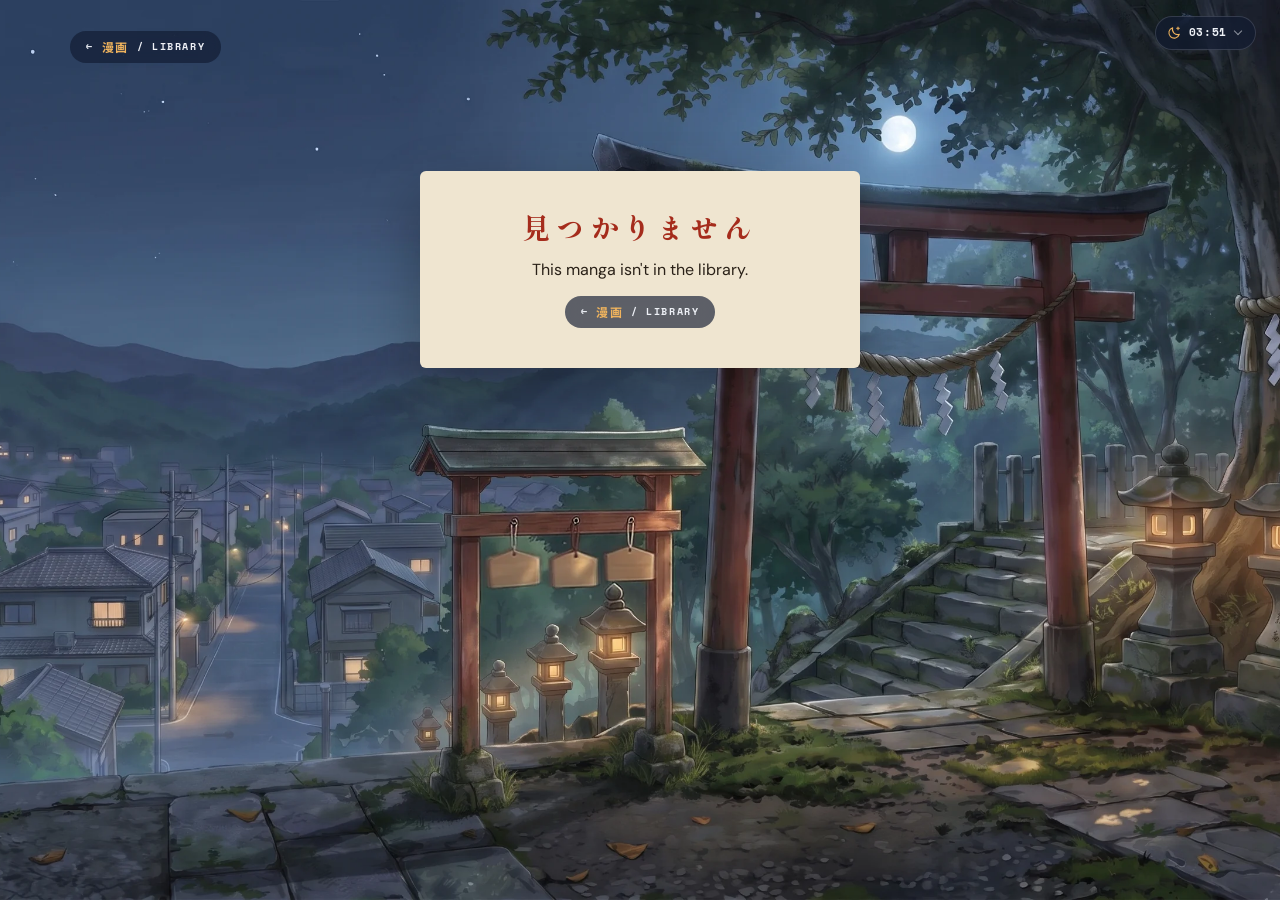
<file: manga.html>
<!doctype html>
<html lang="en">
<head>
  <meta charset="UTF-8"><meta name="viewport" content="width=device-width, initial-scale=1">
  <!-- Google tag (gtag.js) -->
  <script async src="https://www.googletagmanager.com/gtag/js?id=G-64J13FY14D"></script>
  <script>
    // Previews on this computer (localhost, 127.0.0.1 or an opened file) are not counted.
    if (/^(localhost|127\.0\.0\.1|\[::1\]|)$/.test(location.hostname)) window['ga-disable-G-64J13FY14D'] = true;
    window.dataLayer = window.dataLayer || [];
    function gtag(){dataLayer.push(arguments);}
    gtag('js', new Date());

    gtag('config', 'G-64J13FY14D');
  </script>
  <meta name="description" content="ainkun — Security Researcher. Manga from the Side Quests library.">
  <meta name="theme-color" content="#c3daf5"><title>Manga | ainkun — Security Researcher</title>
  <script src="shrine.js"></script>
  <link rel="icon" href="assets/logo-clean/ainkun-clean.png?v=2" type="image/png"><link rel="stylesheet" href="shrine.css">
  <link rel="stylesheet" href="manga.css">
  <link rel="expect" href="#page-ready" blocking="render">
</head>
<body class="manga-page" data-view="loading">
  <div class="shrine-scene" aria-hidden="true"></div>
  <div class="theme-controls" hidden>
    <button class="theme-toggle" type="button" aria-expanded="false" aria-controls="theme-menu"><span class="theme-now" aria-hidden="true"></span><span class="theme-clock"></span></button>
    <div class="theme-menu" id="theme-menu" role="group" aria-label="Time of day theme" hidden>
      <div class="theme-options" role="group" aria-label="Preview a scene">
        <button type="button" data-set-time="morning" aria-pressed="false" title="Morning · 朝">
          <svg viewBox="0 0 24 24" aria-hidden="true"><circle cx="12" cy="12" r="4"/><path d="M12 2v2m0 16v2M2 12h2m16 0h2M5 5l1.5 1.5m11 11L19 19M5 19l1.5-1.5m11-11L19 5"/></svg><span>Morning</span>
        </button>
        <button type="button" data-set-time="evening" aria-pressed="false" title="Evening · 夕暮れ">
          <svg viewBox="0 0 24 24" aria-hidden="true"><path d="M3 16h18M6 16a6 6 0 0 1 12 0M12 3v3M3 8l2 2m14 0 2-2M6 20h12"/></svg><span>Evening</span>
        </button>
        <button type="button" data-set-time="night" aria-pressed="false" title="Night · 夜">
          <svg viewBox="0 0 24 24" aria-hidden="true"><path d="M20 14A8 8 0 0 1 10 4a8 8 0 1 0 10 10Z"/><path d="M18 3v4m-2-2h4"/></svg><span>Night</span>
        </button>
      </div>
      <div class="theme-meta"><button class="theme-auto" type="button" aria-pressed="true">Auto · Local</button></div>
    </div>
  </div>
  <span class="sr-only" id="theme-status" role="status" aria-live="polite"></span>
  <main id="main">
    <nav class="manga-top" aria-label="Back"><a class="shrine-back" href="side-quests.html#manga"><span aria-hidden="true">←</span> <span lang="ja">漫画</span><span class="back-en"> / LIBRARY</span></a></nav>
    <section class="series" id="series" aria-labelledby="series-title" hidden>
      <div class="series-card">
        <img class="series-cover" alt="" width="300" height="450">
        <div class="series-info">
          <p class="series-jp" lang="ja" hidden></p>
          <h1 id="series-title"></h1>
          <p class="series-meta"></p>
          <p class="series-summary" hidden></p>
          <p class="series-actions"><a class="button-ink series-start"><span lang="ja">読む</span> START READING <span aria-hidden="true">→</span></a><a class="button-ink is-quiet series-continue" hidden></a></p>
          <h2 class="series-chapters-title"><span lang="ja">目次</span> Chapters</h2>
          <ol class="series-chapters"></ol>
        </div>
      </div>
    </section>
    <section class="reader" id="reader" aria-label="Reader" hidden>
      <header class="reader-bar">
        <a class="reader-series"><span aria-hidden="true">←</span> <span class="reader-title"></span></a>
        <label class="reader-chapter"><span class="sr-only">Chapter</span><select></select></label>
        <span class="reader-count"></span>
        <button class="reader-mode" type="button" aria-pressed="false"></button>
      </header>
      <div class="reader-stage">
        <img class="reader-img" alt="">
        <button class="reader-zone is-left" type="button" tabindex="-1" aria-hidden="true"></button>
        <button class="reader-zone is-right" type="button" tabindex="-1" aria-hidden="true"></button>
      </div>
      <div class="reader-scroll" hidden></div>
      <div class="reader-end" hidden>
        <p class="reader-end-mark" lang="ja"></p>
        <p class="reader-end-text"></p>
        <p class="reader-end-actions"><a class="button-ink reader-next" hidden></a><a class="button-ink is-quiet" href="side-quests.html#manga"><span lang="ja">書庫</span> LIBRARY</a></p>
      </div>
      <nav class="reader-nav" aria-label="Pages">
        <button class="reader-turn is-left" type="button"></button>
        <div class="reader-progress" aria-hidden="true"><span></span></div>
        <button class="reader-turn is-right" type="button"></button>
      </nav>
    </section>
    <section class="manga-missing" hidden>
      <p class="manga-missing-mark" lang="ja">見つかりません</p>
      <p>This manga isn't in the library.</p>
      <a class="shrine-back" href="side-quests.html#manga"><span aria-hidden="true">←</span> <span lang="ja">漫画</span><span class="back-en"> / LIBRARY</span></a>
    </section>
  </main>
  <span class="sr-only" id="reader-status" role="status" aria-live="polite"></span>
  <script src="quest-data.js"></script>
  <script src="manga.js"></script>
  <span id="page-ready" hidden></span>
</body>
</html>
</file>
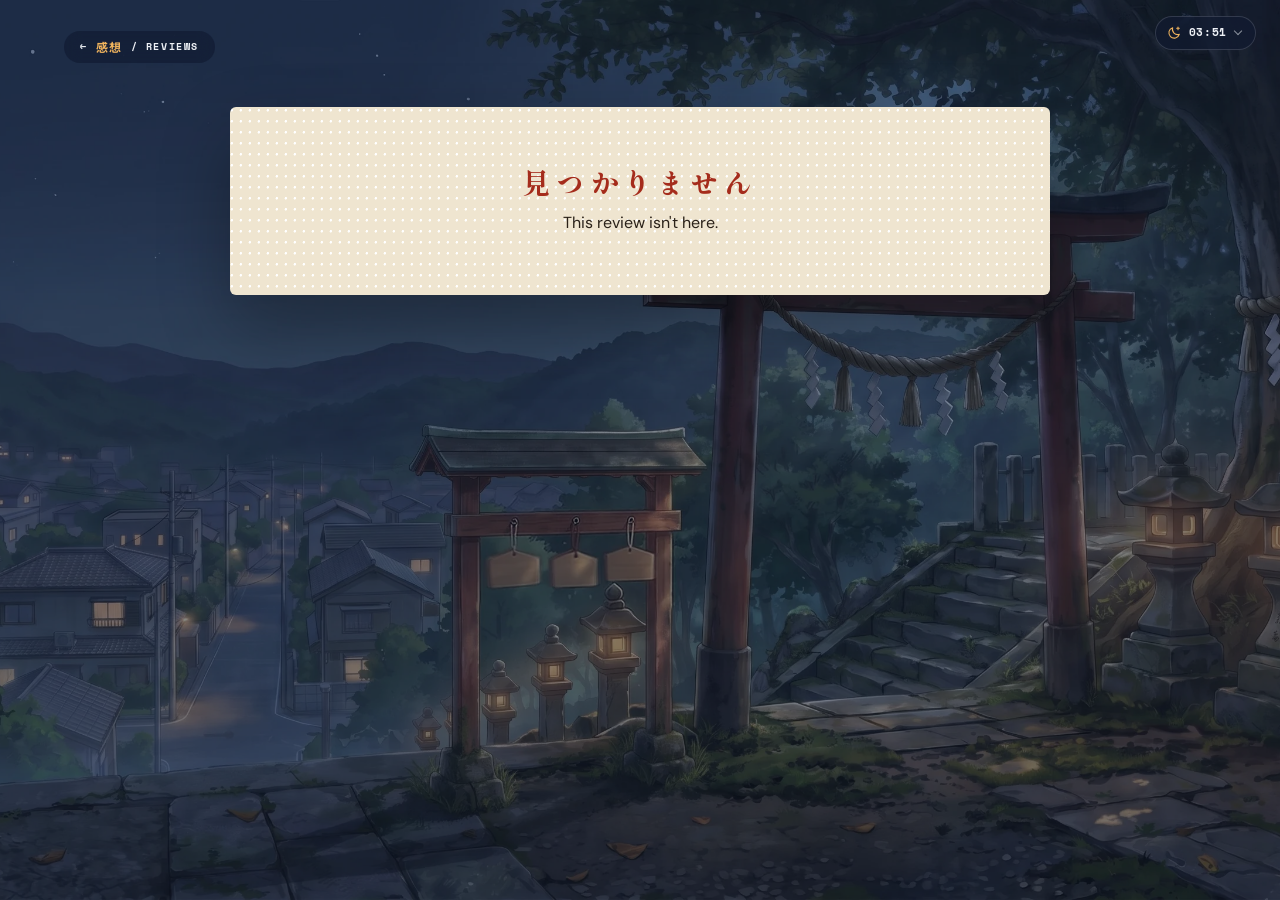
<file: review.html>
<!doctype html>
<html lang="en">
<head>
  <meta charset="UTF-8"><meta name="viewport" content="width=device-width, initial-scale=1">
  <!-- Google tag (gtag.js) -->
  <script async src="https://www.googletagmanager.com/gtag/js?id=G-64J13FY14D"></script>
  <script>
    // Previews on this computer (localhost, 127.0.0.1 or an opened file) are not counted.
    if (/^(localhost|127\.0\.0\.1|\[::1\]|)$/.test(location.hostname)) window['ga-disable-G-64J13FY14D'] = true;
    window.dataLayer = window.dataLayer || [];
    function gtag(){dataLayer.push(arguments);}
    gtag('js', new Date());

    gtag('config', 'G-64J13FY14D');
  </script>
  <meta name="description" content="ainkun — Security Researcher. Anime and manga reviews from the Side Quests shrine.">
  <meta name="theme-color" content="#c3daf5"><title>Review | ainkun — Security Researcher</title>
  <script src="shrine.js"></script>
  <link rel="icon" href="assets/logo-clean/ainkun-clean.png?v=2" type="image/png"><link rel="stylesheet" href="shrine.css">
  <link rel="stylesheet" href="quest-post.css">
  <link rel="expect" href="#page-ready" blocking="render">
</head>
<body data-post="reviews">
  <div class="shrine-scene" aria-hidden="true"></div>
  <div class="theme-controls" hidden>
    <button class="theme-toggle" type="button" aria-expanded="false" aria-controls="theme-menu"><span class="theme-now" aria-hidden="true"></span><span class="theme-clock"></span></button>
    <div class="theme-menu" id="theme-menu" role="group" aria-label="Time of day theme" hidden>
      <div class="theme-options" role="group" aria-label="Preview a scene">
        <button type="button" data-set-time="morning" aria-pressed="false" title="Morning · 朝">
          <svg viewBox="0 0 24 24" aria-hidden="true"><circle cx="12" cy="12" r="4"/><path d="M12 2v2m0 16v2M2 12h2m16 0h2M5 5l1.5 1.5m11 11L19 19M5 19l1.5-1.5m11-11L19 5"/></svg><span>Morning</span>
        </button>
        <button type="button" data-set-time="evening" aria-pressed="false" title="Evening · 夕暮れ">
          <svg viewBox="0 0 24 24" aria-hidden="true"><path d="M3 16h18M6 16a6 6 0 0 1 12 0M12 3v3M3 8l2 2m14 0 2-2M6 20h12"/></svg><span>Evening</span>
        </button>
        <button type="button" data-set-time="night" aria-pressed="false" title="Night · 夜">
          <svg viewBox="0 0 24 24" aria-hidden="true"><path d="M20 14A8 8 0 0 1 10 4a8 8 0 1 0 10 10Z"/><path d="M18 3v4m-2-2h4"/></svg><span>Night</span>
        </button>
      </div>
      <div class="theme-meta"><button class="theme-auto" type="button" aria-pressed="true">Auto · Local</button></div>
    </div>
  </div>
  <span class="sr-only" id="theme-status" role="status" aria-live="polite"></span>
  <main id="main" class="post-shell">
    <a class="shrine-back" href="side-quests.html#reviews"><span aria-hidden="true">←</span> <span lang="ja">感想</span><span class="back-en"> / REVIEWS</span></a>
    <article class="post" aria-labelledby="post-title" aria-busy="true">
      <header class="post-head">
        <img class="post-cover" alt="" hidden>
        <div class="post-heading">
          <p class="post-kicker"></p>
          <h1 id="post-title"></h1>
          <p class="post-jp" lang="ja" hidden></p>
          <p class="post-lead" hidden></p>
        </div>
        <p class="post-mark" hidden></p>
      </header>
      <div class="post-body"></div>
      <section class="post-shots" aria-labelledby="post-shots-title" hidden>
        <h2 class="post-shots-title" id="post-shots-title"><span lang="ja">スクショ</span> Screenshots</h2>
        <ul class="shots-grid"></ul>
      </section>
      <p class="post-foot"><a class="shrine-back" href="side-quests.html#reviews"><span aria-hidden="true">←</span> <span lang="ja">感想</span><span class="back-en"> / REVIEWS</span></a></p>
    </article>
  </main>
  <dialog class="shot-viewer" aria-labelledby="shot-count">
    <figure class="shot-figure"><img class="shot-large" alt=""><figcaption class="shot-text" hidden></figcaption></figure>
    <p class="shot-count" id="shot-count"></p>
    <button class="shot-turn is-prev" type="button" aria-label="Previous screenshot">←</button>
    <button class="shot-turn is-next" type="button" aria-label="Next screenshot">→</button>
    <button class="shot-close" type="button" aria-label="Close screenshot" autofocus>×</button>
  </dialog>
  <script src="quest-data.js"></script>
  <script src="quest-post.js"></script>
  <span id="page-ready" hidden></span>
</body>
</html>
</file>
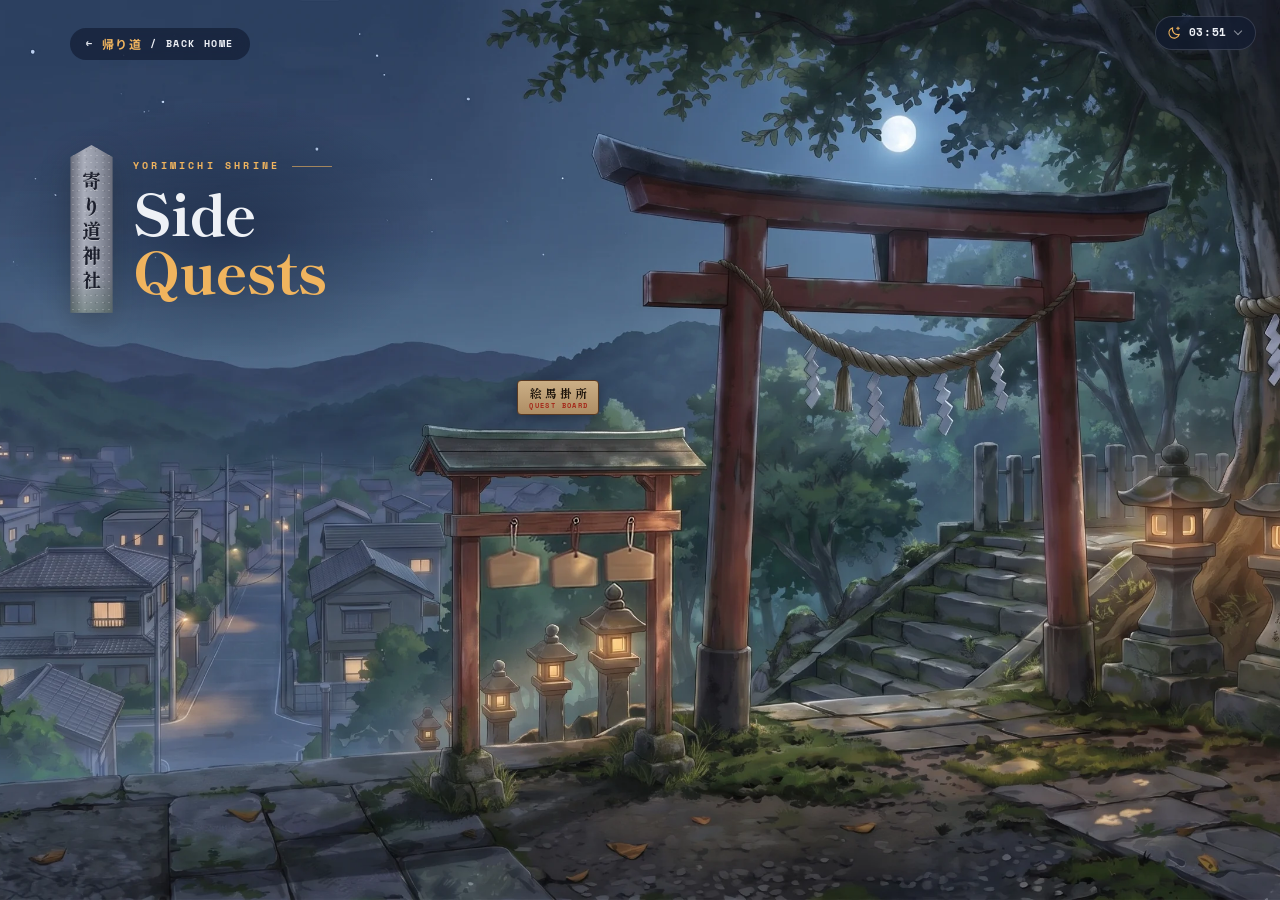
<file: side-quests.html>
<!doctype html>
<html lang="en" class="grounds">
<head>
  <meta charset="UTF-8"><meta name="viewport" content="width=device-width, initial-scale=1">
  <!-- Google tag (gtag.js) -->
  <script async src="https://www.googletagmanager.com/gtag/js?id=G-64J13FY14D"></script>
  <script>
    // Previews on this computer (localhost, 127.0.0.1 or an opened file) are not counted.
    if (/^(localhost|127\.0\.0\.1|\[::1\]|)$/.test(location.hostname)) window['ga-disable-G-64J13FY14D'] = true;
    window.dataLayer = window.dataLayer || [];
    function gtag(){dataLayer.push(arguments);}
    gtag('js', new Date());

    gtag('config', 'G-64J13FY14D');
  </script>
  <meta name="description" content="ainkun — Security Researcher. Side Quests.">
  <meta name="theme-color" content="#c3daf5"><title>Side Quests | ainkun — Security Researcher</title>
  <script src="shrine.js"></script>
  <link rel="icon" href="assets/logo-clean/ainkun-clean.png?v=2" type="image/png"><link rel="stylesheet" href="shrine.css">
  <link rel="stylesheet" href="side-quests.css">
  <link rel="preload" as="image" href="assets/ema-rack.webp"><link rel="preload" as="image" href="assets/ema.webp">
  <link rel="expect" href="#page-ready" blocking="render">
</head>
<body data-state="scene">
  <div class="shrine-scene" aria-hidden="true"><div class="scene-plate"></div></div>
  <div class="theme-controls" hidden>
    <button class="theme-toggle" type="button" aria-expanded="false" aria-controls="theme-menu"><span class="theme-now" aria-hidden="true"></span><span class="theme-clock"></span></button>
    <div class="theme-menu" id="theme-menu" role="group" aria-label="Time of day theme" hidden>
      <div class="theme-options" role="group" aria-label="Preview a scene">
        <button type="button" data-set-time="morning" aria-pressed="false" title="Morning · 朝">
          <svg viewBox="0 0 24 24" aria-hidden="true"><circle cx="12" cy="12" r="4"/><path d="M12 2v2m0 16v2M2 12h2m16 0h2M5 5l1.5 1.5m11 11L19 19M5 19l1.5-1.5m11-11L19 5"/></svg><span>Morning</span>
        </button>
        <button type="button" data-set-time="evening" aria-pressed="false" title="Evening · 夕暮れ">
          <svg viewBox="0 0 24 24" aria-hidden="true"><path d="M3 16h18M6 16a6 6 0 0 1 12 0M12 3v3M3 8l2 2m14 0 2-2M6 20h12"/></svg><span>Evening</span>
        </button>
        <button type="button" data-set-time="night" aria-pressed="false" title="Night · 夜">
          <svg viewBox="0 0 24 24" aria-hidden="true"><path d="M20 14A8 8 0 0 1 10 4a8 8 0 1 0 10 10Z"/><path d="M18 3v4m-2-2h4"/></svg><span>Night</span>
        </button>
      </div>
      <div class="theme-meta"><button class="theme-auto" type="button" aria-pressed="true">Auto · Local</button></div>
    </div>
  </div>
  <span class="sr-only" id="theme-status" role="status" aria-live="polite"></span>
  <div class="shrine-particles" aria-hidden="true"></div>
  <main id="main">
    <nav class="grounds-way" aria-label="Way back">
      <a class="shrine-back" href="index.html" data-way="home"><span aria-hidden="true">←</span> <span lang="ja">帰り道</span><span class="back-en"> / BACK HOME</span></a>
      <button class="shrine-back" type="button" data-way="step" hidden><span aria-hidden="true">←</span> <span class="way-jp" lang="ja"></span><span class="back-en"></span></button>
    </nav>
    <section class="shrine-hero" aria-labelledby="side-quests-title">
      <div class="shrine-heading">
        <span class="shrine-pillar"><span lang="ja">寄り道神社</span></span>
        <div class="shrine-title">
          <p class="shrine-name">YORIMICHI SHRINE</p>
          <h1 id="side-quests-title">Side <em>Quests</em></h1>
        </div>
      </div>
    </section>
    <!-- The ema rack is painted into the scene. This box covers the painting exactly, so the button over the rack (and the
         close-up it opens) keep their place at every size. -->
    <div class="scene-stage">
      <button class="rack-spot" type="button" aria-expanded="false" aria-controls="quests" aria-label="Quest board"><span class="rack-gust" aria-hidden="true"></span><span class="rack-hint" aria-hidden="true"><span class="rack-label"><span lang="ja">絵馬掛所</span><small>QUEST BOARD</small></span></span></button>
      <section class="rack" id="quests" aria-labelledby="quest-board-title">
        <img class="rack-art" src="assets/ema-rack.webp" alt="" width="1052" height="952">
        <h2 class="rack-sign" id="quest-board-title"><span lang="ja">絵馬掛所</span> <small>QUEST BOARD</small></h2>
        <ul class="rack-ema" id="ema-grid" aria-busy="true"></ul>
      </section>
    </div>
    <section class="library" id="library" aria-labelledby="library-title" hidden>
      <div class="library-head">
        <h2 id="library-title" tabindex="-1"><span class="library-jp" lang="ja"></span><span class="library-name"></span></h2>
        <p class="library-count"></p>
      </div>
      <div class="library-body"></div>
    </section>
  </main>
  <script src="quest-data.js"></script>
  <script src="side-quests.js"></script>
  <span id="page-ready" hidden></span>
</body>
</html>
</file>
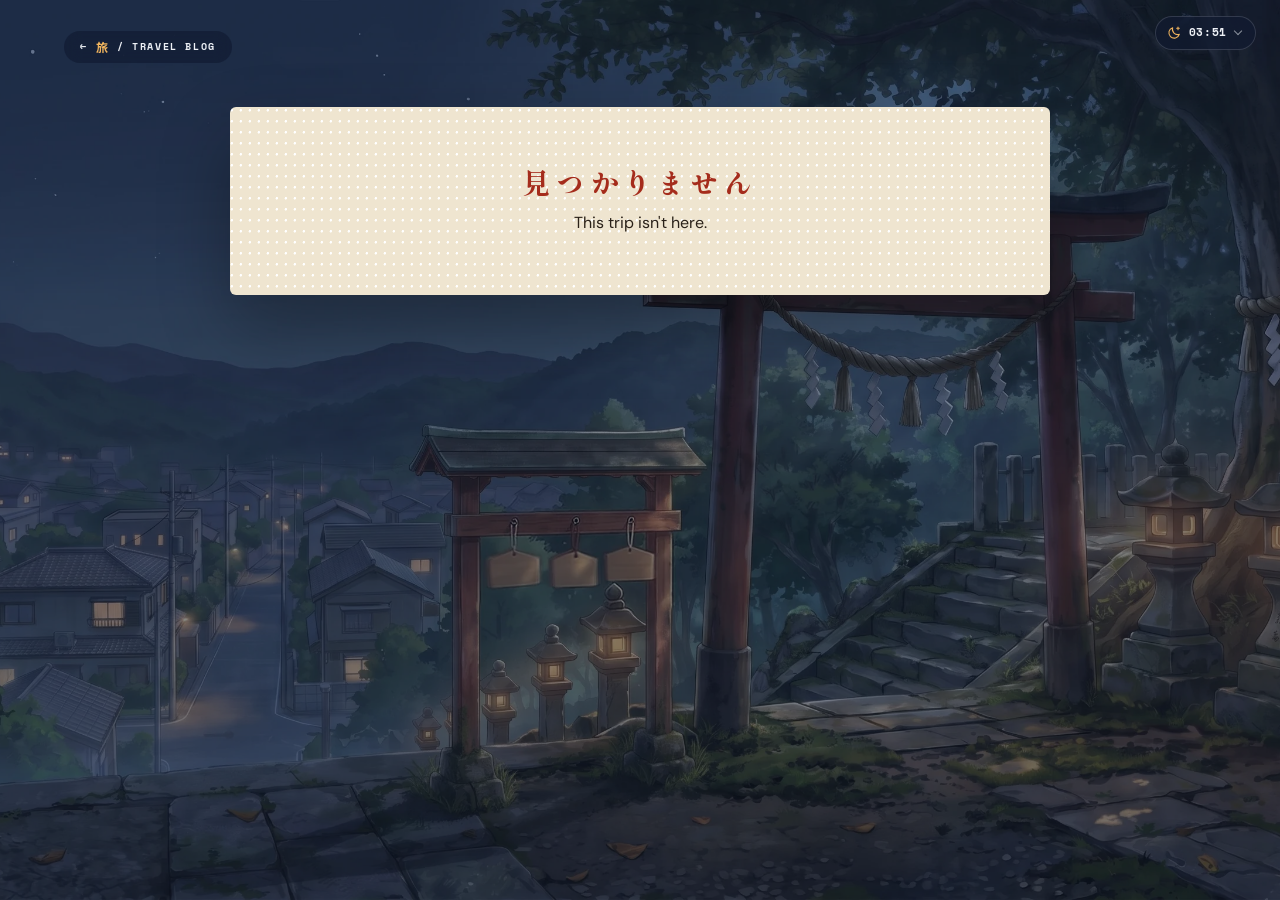
<file: travel.html>
<!doctype html>
<html lang="en">
<head>
  <meta charset="UTF-8"><meta name="viewport" content="width=device-width, initial-scale=1">
  <!-- Google tag (gtag.js) -->
  <script async src="https://www.googletagmanager.com/gtag/js?id=G-64J13FY14D"></script>
  <script>
    // Previews on this computer (localhost, 127.0.0.1 or an opened file) are not counted.
    if (/^(localhost|127\.0\.0\.1|\[::1\]|)$/.test(location.hostname)) window['ga-disable-G-64J13FY14D'] = true;
    window.dataLayer = window.dataLayer || [];
    function gtag(){dataLayer.push(arguments);}
    gtag('js', new Date());

    gtag('config', 'G-64J13FY14D');
  </script>
  <meta name="description" content="ainkun — Security Researcher. Travel blog from the Side Quests shrine.">
  <meta name="theme-color" content="#c3daf5"><title>Travel | ainkun — Security Researcher</title>
  <script src="shrine.js"></script>
  <link rel="icon" href="assets/logo-clean/ainkun-clean.png?v=2" type="image/png"><link rel="stylesheet" href="shrine.css">
  <link rel="stylesheet" href="quest-post.css">
  <link rel="expect" href="#page-ready" blocking="render">
</head>
<body data-post="travel">
  <div class="shrine-scene" aria-hidden="true"></div>
  <div class="theme-controls" hidden>
    <button class="theme-toggle" type="button" aria-expanded="false" aria-controls="theme-menu"><span class="theme-now" aria-hidden="true"></span><span class="theme-clock"></span></button>
    <div class="theme-menu" id="theme-menu" role="group" aria-label="Time of day theme" hidden>
      <div class="theme-options" role="group" aria-label="Preview a scene">
        <button type="button" data-set-time="morning" aria-pressed="false" title="Morning · 朝">
          <svg viewBox="0 0 24 24" aria-hidden="true"><circle cx="12" cy="12" r="4"/><path d="M12 2v2m0 16v2M2 12h2m16 0h2M5 5l1.5 1.5m11 11L19 19M5 19l1.5-1.5m11-11L19 5"/></svg><span>Morning</span>
        </button>
        <button type="button" data-set-time="evening" aria-pressed="false" title="Evening · 夕暮れ">
          <svg viewBox="0 0 24 24" aria-hidden="true"><path d="M3 16h18M6 16a6 6 0 0 1 12 0M12 3v3M3 8l2 2m14 0 2-2M6 20h12"/></svg><span>Evening</span>
        </button>
        <button type="button" data-set-time="night" aria-pressed="false" title="Night · 夜">
          <svg viewBox="0 0 24 24" aria-hidden="true"><path d="M20 14A8 8 0 0 1 10 4a8 8 0 1 0 10 10Z"/><path d="M18 3v4m-2-2h4"/></svg><span>Night</span>
        </button>
      </div>
      <div class="theme-meta"><button class="theme-auto" type="button" aria-pressed="true">Auto · Local</button></div>
    </div>
  </div>
  <span class="sr-only" id="theme-status" role="status" aria-live="polite"></span>
  <main id="main" class="post-shell">
    <a class="shrine-back" href="side-quests.html#travel"><span aria-hidden="true">←</span> <span lang="ja">旅</span><span class="back-en"> / TRAVEL BLOG</span></a>
    <article class="post" aria-labelledby="post-title" aria-busy="true">
      <header class="post-head">
        <img class="post-cover" alt="" hidden>
        <div class="post-heading">
          <p class="post-kicker"></p>
          <h1 id="post-title"></h1>
          <p class="post-jp" lang="ja" hidden></p>
          <p class="post-lead" hidden></p>
        </div>
        <p class="post-mark" hidden></p>
      </header>
      <div class="post-body"></div>
      <p class="post-foot"><a class="shrine-back" href="side-quests.html#travel"><span aria-hidden="true">←</span> <span lang="ja">旅</span><span class="back-en"> / TRAVEL BLOG</span></a></p>
    </article>
  </main>
  <script src="quest-data.js"></script>
  <script src="quest-post.js"></script>
  <span id="page-ready" hidden></span>
</body>
</html>
</file>
<file: shrine.css>
/* Yorimichi Shrine (寄り道神社): the shared look of every Side Quests page (the shrine grounds, the manga reader,
   reviews and travel posts). No sidebar: shrine.js sets data-time from local time (or the scene chosen with the time chip),
   and each time has its own painting and palette. */
@import url('https://fonts.googleapis.com/css2?family=DM+Sans:wght@400;500;700&family=Klee+One:wght@400;600&family=Noto+Sans+JP:wght@500;700&family=Shippori+Mincho+B1:wght@600;800&family=Space+Mono:wght@400;700&display=swap');
:root {
  --mono:'Space Mono',monospace;--jp:'Noto Sans JP',sans-serif;--serif:'Shippori Mincho B1','Yu Mincho',serif;--hand:'Klee One',var(--jp);
  --scene:url('assets/morning-shrine.webp');--page:#dde7f4;
  --ink:#1d2b26;--ink-soft:#4c5c55;--accent:#b5402a;--seal:#bf3b28;--line:#1d2b2626;
  --chip:#f4f7f8a8;--chip-hover:#f4f7f8e6;--hero-veil:#eef4fab3;--board-veil:#eef2f159;
  --paper:#fbf6ea;--paper-deep:#f1e7d2;--paper-ink:#2a2118;--paper-soft:#6b5a48;
  --wood-light:#ead3ab;--wood:#d6b384;--wood-deep:#b98e5c;--wood-edge:#93673b;--grain:#7a4f2a12;--ema-ink:#2a1b10;
  --grain-fine:repeating-linear-gradient(177deg,transparent 0 9px,var(--grain) 9px 10px,transparent 10px 17px),repeating-linear-gradient(173deg,transparent 0 13px,var(--grain) 13px 14px,transparent 14px 29px),
    radial-gradient(ellipse 120% 30% at 20% 38%,#8a5a2a14,transparent 70%),radial-gradient(ellipse 120% 26% at 80% 74%,#8a5a2a12,transparent 70%);
  --post:#7a5537;--post-dark:#4f3423;--roof:#3b3835;--roof-light:#5b5650;--cord:#c7372a;
  --stone:#cdc8bb;--stone-light:#e3ded2;--stone-dark:#a29c8f;--stone-ink:#36332e;--moss:#5f7d4166;
}
html[data-time=evening] {
  --scene:url('assets/evening-shrine.webp');--page:#f2c4a8;
  --ink:#3a211c;--ink-soft:#6e4a40;--accent:#a63a26;--seal:#b9372a;--line:#3a211c26;
  --chip:#fdebdda8;--chip-hover:#fdebdde6;--hero-veil:#fde6d6b3;--board-veil:#f6dccb59;
  --paper:#fcf1e4;--paper-deep:#f3dfc8;
  --wood-light:#edcb98;--wood:#d9a96f;--wood-deep:#b9824f;--wood-edge:#8b5830;
  --post:#6f4a30;--post-dark:#47291a;--roof:#3a3030;--roof-light:#5c4c48;
  --stone:#d2bfb0;--stone-light:#e6d3c3;--stone-dark:#a8917f;--stone-ink:#3b2c25;--moss:#6a6b3a66;
}
html[data-time=night] {
  --scene:url('assets/night-shrine.webp');--page:#2c3b57;
  --ink:#eef1f6;--ink-soft:#b6c0d2;--accent:#f0b45e;--seal:#a52c1c;--line:#eef1f626;
  --chip:#121b31a8;--chip-hover:#121b31e6;--hero-veil:#13203a99;--board-veil:#0f182c80;
  --paper:#efe5d0;--paper-deep:#e2d4b8;
  --wood-light:#cbaf86;--wood:#ae8d64;--wood-deep:#8b6b48;--wood-edge:#5c432b;--grain:#3a24101a;--ema-ink:#1d140b;
  --post:#4c392b;--post-dark:#2c2118;--roof:#1e2130;--roof-light:#363b4f;--cord:#b0382c;
  --stone:#8d92a0;--stone-light:#a9adba;--stone-dark:#676b79;--stone-ink:#1b1e2c;--moss:#3c5a4a66;
  --board-light:radial-gradient(ellipse 52% 46% at 50% 44%,#f0b45e2b,transparent 72%);
}

* { box-sizing:border-box; }
[hidden] { display:none!important; }
html { scroll-behavior:smooth;background:var(--page); }
body { display:flex;flex-direction:column;margin:0;min-height:100vh;color:var(--ink);background:var(--page);isolation:isolate;font:16px/1.7 'DM Sans',sans-serif; }
a { color:inherit;text-decoration:none; }
button,select { font:inherit;color:inherit; }
a,button { -webkit-tap-highlight-color:transparent; }
a:focus-visible,button:focus-visible,select:focus-visible { outline:2px solid var(--accent);outline-offset:4px; }
[lang=ja] { font-family:var(--jp); }
img { max-width:100%; }
.sr-only { position:absolute;width:1px;height:1px;padding:0;margin:-1px;overflow:hidden;clip-path:inset(50%);white-space:nowrap;border:0; }
/* Like the home street, the painting is sized to the large viewport, so it stays still instead of rescaling
   while phone browsers hide and show their toolbars during scrolling. */
.shrine-scene { position:fixed;inset:0 0 auto;z-index:-2;height:100vh;height:100lvh;background:var(--scene) 66% 42%/cover no-repeat var(--page); }

/* The way back: a small frosted chip, the only navigation on these pages. */
.shrine-back { display:inline-flex;align-items:center;gap:8px;padding:9px 16px;border-radius:999px;background:var(--chip);-webkit-backdrop-filter:blur(8px);backdrop-filter:blur(8px);font:700 10px/1.4 var(--mono);letter-spacing:.16em;color:var(--ink);transition:background .25s,transform .25s; }
.shrine-back:hover { background:var(--chip-hover);transform:translateX(-2px); }
button.shrine-back { border:0;cursor:pointer; }
.shrine-back [lang=ja] { font:700 12px/1 var(--jp);letter-spacing:.12em;color:var(--accent); }

/* The time of day: a small chip in the top-right corner shows the scene and the local time, and opens the choices, as on
   the home street: preview Morning, Evening or Night, or follow the local clock. It scrolls away with the page. */
.theme-controls { position:absolute;top:16px;right:24px;z-index:30;display:flex;flex-direction:column;align-items:flex-end;color:var(--ink); }
.theme-controls[hidden] { display:none; }
.theme-toggle {
  display:inline-flex;align-items:center;gap:7px;padding:8px 12px 8px 10px;border:1px solid var(--line);border-radius:999px;background:var(--chip);
  font:700 11px/1.2 var(--mono);letter-spacing:.06em;font-variant-numeric:tabular-nums;cursor:pointer;-webkit-backdrop-filter:blur(8px);backdrop-filter:blur(8px);transition:background .25s;
}
.theme-toggle:hover,.theme-toggle[aria-expanded=true] { background:var(--chip-hover); }
.theme-now svg { display:block;width:16px;height:16px;fill:none;stroke:var(--accent);stroke-width:1.6;stroke-linecap:round;stroke-linejoin:round; }
.theme-toggle::after { content:'';width:5px;height:5px;margin:0 2px 0 1px;border-right:1.5px solid currentColor;border-bottom:1.5px solid currentColor;rotate:45deg;translate:0 -2px;opacity:.55;transition:rotate .25s,translate .25s; }
.theme-toggle[aria-expanded=true]::after { rotate:225deg;translate:0 1px; }
.theme-menu {
  width:270px;margin-top:6px;padding:7px 8px 5px;border:1px solid var(--line);border-radius:10px;background:var(--chip-hover);
  box-shadow:0 5px 24px #101d2814;-webkit-backdrop-filter:blur(14px);backdrop-filter:blur(14px);animation:theme-menu-in .2s ease both;
}
@keyframes theme-menu-in { from { opacity:0;transform:translateY(-4px); } }
.theme-options { display:grid;grid-template-columns:repeat(3,minmax(0,1fr));gap:3px; }
.theme-options button {
  display:flex;align-items:center;justify-content:center;gap:5px;min-height:34px;padding:5px 6px;border:1px solid transparent;border-radius:6px;
  background:transparent;color:var(--ink-soft);font-size:11px;font-weight:600;cursor:pointer;transition:background .2s,color .2s,border-color .2s;
}
.theme-options button:hover { background:var(--chip);color:var(--ink); }
.theme-options button[aria-pressed="true"] { background:var(--chip);color:var(--accent);border-color:var(--line); }
.theme-options svg { width:17px;height:17px;flex-shrink:0;fill:none;stroke:currentColor;stroke-width:1.5;stroke-linecap:round;stroke-linejoin:round; }
.theme-meta { display:flex;justify-content:space-between;align-items:center;gap:8px;padding:3px 5px 0;font:9px/1.5 var(--mono); }
.theme-auto { padding:2px 0;border:0;background:none;color:var(--accent);font:inherit;cursor:pointer;text-underline-offset:3px; }
.theme-auto:hover,.theme-controls[data-mode="preview"] .theme-auto { text-decoration:underline; }
.theme-auto::before { content:'';display:inline-block;width:5px;height:5px;margin-right:5px;border-radius:50%;background:var(--seal); }
.theme-auto[aria-pressed="true"]::before { background:#6a9f68; }
.theme-controls[aria-busy="true"] .theme-options { opacity:.65; }
/* A scene change: the old painting fades out over the new one. */
.shrine-scene.is-leaving { animation:scene-leave 1.6s ease forwards; }
@keyframes scene-leave { to { opacity:0; } }

/* Opening an entry is a page-to-page transition. The page crossfades over the still painting while the chosen piece
   really opens: a manga cover lifts off the shelf and lands where it sits on the series page, an omikuji slip unfolds
   into the review sheet, and a stamp-book page turns over into the trip. Going Back plays it in reverse.
   side-quests.js names the chosen piece; the new page names its match. Other browsers fade by hand (side-quests.js). */
@view-transition { navigation:auto; }
::view-transition-old(root),::view-transition-new(root) { animation-duration:.45s; }
.series-cover { view-transition-name:quest-cover; }
[data-post=reviews] .post { view-transition-name:quest-sheet; }
[data-post=travel] .post { view-transition-name:quest-flip; }
::view-transition-group(quest-cover) { animation-duration:.75s;animation-timing-function:cubic-bezier(.2,.8,.2,1); }
::view-transition-old(quest-cover),::view-transition-new(quest-cover) { animation-duration:.75s; }
::view-transition-group(quest-sheet) { animation-duration:.8s;animation-timing-function:cubic-bezier(.2,.8,.2,1); }
::view-transition-old(quest-sheet) { animation:quest-fade-out .3s ease both; }
::view-transition-new(quest-sheet) { animation:quest-fade-in .5s ease .12s both; }
::view-transition-group(quest-flip) { animation-duration:.9s;animation-timing-function:cubic-bezier(.45,0,.2,1); }
::view-transition-image-pair(quest-flip) { perspective:1600px; }
::view-transition-old(quest-flip),::view-transition-new(quest-flip) { mix-blend-mode:normal;backface-visibility:hidden; }
::view-transition-old(quest-flip) { animation:quest-flip-out .45s cubic-bezier(.5,0,1,1) both; }
::view-transition-new(quest-flip) { animation:quest-flip-in .45s cubic-bezier(0,0,.4,1) .45s both; }
/* Arriving through an opening, the pieces that morph stay still; the rest of the card rises gently. */
.quest-arriving .series-card,.quest-arriving .post { animation:none; }
.quest-arriving .series-info { animation:quest-rise-in .6s cubic-bezier(.2,.8,.2,1) .15s both; }
.volume-cover.is-opening,.omikuji.is-opening,.goshuin-page.is-opening { animation:quest-zoom-out .45s cubic-bezier(.2,.8,.2,1) both; }
.quest-leaving main { animation:quest-fade-out .4s ease both; }
@keyframes quest-zoom-out { to { opacity:0;transform:scale(1.5); } }
@keyframes quest-fade-out { to { opacity:0; } }
@keyframes quest-fade-in { from { opacity:0; } }
@keyframes quest-rise-in { from { opacity:0;transform:translateY(18px) scale(.985); } }
@keyframes quest-flip-out { to { transform:rotateY(90deg); } }
@keyframes quest-flip-in { from { transform:rotateY(-90deg); } }

/* A red ink seal, as stamped on manga covers, goshuin pages and opened ema. */
.seal { display:inline-grid;place-items:center;padding:3px 4px 2px;border:1.5px solid currentColor;border-radius:3px;font:800 11px/1 var(--serif);letter-spacing:.04em;color:var(--seal);rotate:-6deg; }

@media(max-aspect-ratio:5/4) { .shrine-scene { background-position:70% 50%; } }
@media(max-width:760px) {
  .shrine-back { padding:8px 13px;font-size:9px; }
  .theme-controls { top:10px;right:12px; }
  .theme-toggle { gap:6px;padding:7px 10px 7px 9px;font-size:10px; }
  .theme-now svg { width:15px;height:15px; }
  .theme-menu { width:min(250px,calc(100vw - 24px));padding:4px 5px 3px;border-radius:8px;box-shadow:none; }
  .theme-options button { min-height:29px;padding:3px 4px;font-size:10px; }
  .theme-options svg { width:15px;height:15px; }
  .theme-meta { padding-top:1px;font-size:8px; }
}
/* The narrowest phones keep the Japanese half of the way-back chip, so it clears the time chip; the English stays for
   screen readers. */
@media(max-width:330px) {
  .shrine-back .back-en { position:absolute;width:1px;height:1px;margin:-1px;overflow:hidden;clip-path:inset(50%);white-space:nowrap; }
}
@media(prefers-reduced-motion:reduce) {
  @view-transition { navigation:none; }
  html { scroll-behavior:auto; }
  .theme-options button { transition:none; }
  .shrine-scene.is-leaving { display:none; }
}
</file>
<file: manga.css>
/* Manga pages (manga.html): the series card on washi paper, then the reader. While reading, the shrine scene dims
   and blurs behind the page so the art stands out; the bars stay dark in every time of day. */
.manga-top { padding:clamp(18px,2.4vw,32px) clamp(20px,5.5vw,92px) 0; }
body[data-view=reader] .manga-top,body[data-view=reader] .theme-controls { display:none; }
.shrine-scene { transition:filter .6s ease,transform .6s ease; }
body[data-view=reader] .shrine-scene { filter:blur(18px) brightness(.3) saturate(.75);transform:scale(1.08); }

.button-ink { display:inline-flex;align-items:center;gap:10px;padding:12px 20px;border-radius:999px;background:var(--seal);color:#fff8ee;font:700 11px/1 var(--mono);letter-spacing:.16em;box-shadow:0 8px 18px #a52c1c40;transition:transform .2s,filter .2s; }
.button-ink [lang=ja] { font:700 13px/1 var(--jp);letter-spacing:.1em; }
.button-ink:hover { transform:translateY(-2px);filter:brightness(1.06); }
.button-ink.is-quiet { background:transparent;color:var(--paper-ink);box-shadow:inset 0 0 0 1.5px #2a211833; }
.button-ink.is-quiet [lang=ja] { color:var(--seal); }

/* The series card: cover, title, status seal, summary and the chapter list (目次). */
.series { padding:clamp(20px,4vw,44px) clamp(14px,5.5vw,92px) clamp(60px,8vw,100px); }
/* The card rises into place as the page opens (and again when the reader closes). */
.series-card,.manga-missing { animation:quest-rise-in .65s cubic-bezier(.2,.8,.2,1) both; }
.series-card {
  display:grid;grid-template-columns:minmax(170px,300px) 1fr;gap:clamp(22px,4vw,56px);align-items:start;max-width:1040px;margin:0 auto;padding:clamp(20px,3.6vw,46px);
  border-radius:6px;color:var(--paper-ink);box-shadow:0 30px 70px #0000004d;background:radial-gradient(circle at 20% 30%,#ffffff 0 1px,transparent 1.5px) 0 0/9px 11px,var(--paper);
}
.series-cover { display:block;width:100%;height:auto;aspect-ratio:var(--shape,2/3);object-fit:cover;border-radius:3px 5px 5px 3px;background:var(--paper-deep);box-shadow:8px 12px 26px #00000059; }
.series-jp { margin:0;font:700 13px/1 var(--jp);letter-spacing:.3em;color:var(--seal); }
.series-info h1 { margin:12px 0 0;font:800 clamp(34px,4vw,56px)/1.05 var(--serif); }
.series-meta { display:flex;flex-wrap:wrap;align-items:center;gap:8px 16px;margin:18px 0 0;font:700 10px/1.4 var(--mono);letter-spacing:.14em;text-transform:uppercase;color:var(--paper-soft); }
.series-summary { max-width:56ch;margin:18px 0 0;font-size:16px;line-height:1.75; }
.series-actions { display:flex;flex-wrap:wrap;gap:12px;margin:26px 0 0; }
.series-chapters-title { display:flex;align-items:baseline;gap:10px;margin:36px 0 10px;font:800 20px/1.2 var(--serif); }
.series-chapters-title [lang=ja] { font:700 12px/1 var(--jp);letter-spacing:.3em;color:var(--seal); }
.series-chapters { list-style:none;margin:0;padding:0;border-top:1px solid #2a21181f; }
.series-chapters a { display:grid;grid-template-columns:auto 1fr auto;align-items:center;gap:16px;padding:14px 6px;border-bottom:1px solid #2a21181f;transition:background .2s,padding .2s; }
.series-chapters a:hover { padding-left:12px;background:#2a21180a; }
.chapter-number { font:700 13px/1 var(--jp);letter-spacing:.1em;color:var(--seal); }
.chapter-title { font:600 17px/1.3 var(--hand); }
.chapter-pages { font:700 9px/1 var(--mono);letter-spacing:.14em;text-transform:uppercase;color:var(--paper-soft); }

/* The reader: a dark bar on top, the page in the middle, page turns and progress below. */
.reader { display:flex;flex-direction:column;min-height:100vh;min-height:100svh;color:#f3eee4; }
.reader-bar,.reader-nav { position:sticky;z-index:5;display:flex;align-items:center;gap:10px 16px;padding:10px clamp(12px,3vw,28px);background:#0b1220c7;-webkit-backdrop-filter:blur(10px);backdrop-filter:blur(10px); }
.reader-bar { top:0;border-bottom:1px solid #ffffff14; }
.reader-nav { bottom:0;border-top:1px solid #ffffff14; }
.reader-series { display:inline-flex;align-items:center;gap:8px;min-width:0;margin-right:auto;font:800 14px/1.3 var(--serif); }
.reader-title { overflow:hidden;white-space:nowrap;text-overflow:ellipsis; }
.reader-series:hover .reader-title { text-decoration:underline;text-underline-offset:4px; }
.reader-chapter select {
  max-width:38vw;padding:7px 28px 7px 12px;border:1px solid #ffffff2e;border-radius:999px;appearance:none;color:inherit;font:700 10px/1.2 var(--mono);letter-spacing:.08em;cursor:pointer;
  background:#ffffff0f url("data:image/svg+xml,%3Csvg xmlns='http://www.w3.org/2000/svg' viewBox='0 0 10 6'%3E%3Cpath d='M1 1l4 4 4-4' fill='none' stroke='%23f3eee4' stroke-width='1.5'/%3E%3C/svg%3E") right 11px center/10px no-repeat;
}
.reader-chapter option { color:#16120e; }
.reader-count { font:700 11px/1 var(--mono);letter-spacing:.12em;white-space:nowrap; }
.reader-mode,.reader-turn { display:inline-flex;align-items:center;gap:7px;padding:8px 13px;border:1px solid #ffffff2e;border-radius:999px;background:#ffffff0f;font:700 10px/1 var(--mono);letter-spacing:.12em;white-space:nowrap;cursor:pointer;transition:background .2s; }
.reader-mode [lang=ja],.reader-turn [lang=ja] { font:700 12px/1 var(--jp);letter-spacing:.06em;color:var(--accent); }
html:not([data-time=night]) .reader-mode [lang=ja],html:not([data-time=night]) .reader-turn [lang=ja] { color:#f0b45e; }
.reader-mode:hover,.reader-turn:hover:not(:disabled) { background:#ffffff24; }
.reader-turn:disabled { opacity:.35;cursor:default; }
.reader-stage { position:relative;flex:1;display:grid;place-items:center;padding:16px 12px;touch-action:pan-y pinch-zoom; }
.reader-img { display:block;width:auto;height:auto;max-width:100%;max-height:calc(100vh - 150px);max-height:calc(100svh - 150px);background:#fff;box-shadow:0 20px 60px #000000b3;transition:opacity .25s;user-select:none;-webkit-user-drag:none; }
.reader-img.is-loading { opacity:.35; }
.reader-zone { position:absolute;top:0;bottom:0;z-index:2;width:50%;padding:0;border:0;background:none;opacity:0;cursor:pointer; }
.reader-zone.is-left { left:0;cursor:w-resize; }
.reader-zone.is-right { right:0;cursor:e-resize; }
.reader-progress { flex:1;display:flex;height:4px;overflow:hidden;border-radius:2px;background:#ffffff24; }
.reader-progress span { display:block;width:0;height:100%;border-radius:inherit;background:#f0b45e;transition:width .3s; }
/* Turning pages of a right-to-left book fills the bar from the right; scrolling down always fills it left to right. */
.reader[data-direction=rtl][data-mode=pages] .reader-progress { justify-content:flex-end; }
.reader-scroll { display:flex;flex-direction:column;align-items:center;gap:14px;padding:16px 12px 48px; }
.reader-strip { display:block;width:min(100%,760px);height:auto;aspect-ratio:auto var(--shape,2/3);scroll-margin-top:64px;background:#fff;box-shadow:0 14px 40px #00000099; }
.reader[data-mode=scroll] .reader-turn { display:none; }
/* The end card: つづく (to be continued) after a chapter, 完 (the end) after a finished manga. */
.reader-end { position:relative;z-index:3;display:flex;flex-direction:column;align-items:center;gap:14px;width:min(440px,100%);margin:0 auto;padding:44px 28px 36px;border-radius:6px;background:var(--paper);color:var(--paper-ink);text-align:center;box-shadow:0 24px 60px #000000a6; }
.reader-end-mark { margin:0;font:800 56px/1 var(--serif);letter-spacing:.06em;color:var(--seal); }
.reader-end-text { margin:0;font:700 11px/1.4 var(--mono);letter-spacing:.2em;text-transform:uppercase;color:var(--paper-soft); }
.reader-end-actions { display:flex;flex-wrap:wrap;justify-content:center;gap:10px;margin:6px 0 0; }
.manga-missing { display:flex;flex-direction:column;align-items:center;gap:12px;max-width:440px;margin:12vh auto;padding:40px 28px;border-radius:6px;background:var(--paper);color:var(--paper-ink);text-align:center;box-shadow:0 24px 60px #0000004d; }
.manga-missing-mark { margin:0;font:800 28px/1.2 var(--serif);letter-spacing:.2em;color:var(--seal); }
.manga-missing p { margin:0; }

@media(max-width:760px) {
  .manga-top { padding:16px 16px 0; }
  .series { padding:18px 12px 56px; }
  .series-card { grid-template-columns:1fr;gap:22px; }
  .series-cover { width:min(62%,240px);margin:0 auto; }
  .series-info h1 { font-size:clamp(30px,9vw,40px); }
  .reader-bar { flex-wrap:wrap;gap:8px 10px;padding:8px 10px; }
  .reader-series { flex-basis:100%;font-size:13px; }
  .reader-chapter select { max-width:52vw; }
  .reader-nav { gap:10px;padding:8px 10px; }
  .reader-turn { padding:8px 10px; }
  .reader-stage { padding:10px 6px; }
  .reader-img { max-height:calc(100svh - 170px); }
}
@media(prefers-reduced-motion:reduce) {
  .shrine-scene,.reader-img,.reader-progress span,.button-ink,.series-chapters a { transition:none; }
  .series-card,.manga-missing { animation:none; }
}
</file>
<file: quest-post.css>
/* Review and travel posts (review.html, travel.html): a sheet of washi paper laid over the shrine scene.
   A review carries its omikuji fortune beside the title; a trip opens on a wide photo with its goshuin seal. */
.post-shell { position:relative;isolation:isolate;min-height:100vh;padding:clamp(18px,2.4vw,32px) clamp(12px,5vw,80px) clamp(60px,8vw,110px); }
.post-shell::before { content:'';position:fixed;inset:0 0 auto;z-index:-1;height:100vh;height:100lvh;background:var(--board-veil);pointer-events:none; }
.post {
  position:relative;max-width:820px;margin:clamp(20px,4vw,44px) auto 0;padding:clamp(22px,4.6vw,60px);border-radius:6px;color:var(--paper-ink);
  background:radial-gradient(circle at 20% 30%,#ffffff 0 1px,transparent 1.5px) 0 0/9px 11px,var(--paper);box-shadow:0 30px 70px #0000004d;
  animation:quest-rise-in .65s cubic-bezier(.2,.8,.2,1) both;
}
.post-head { display:grid;grid-template-columns:auto 1fr auto;gap:clamp(16px,3vw,32px);align-items:start; }
.post-cover { display:block;width:clamp(110px,16vw,170px);height:auto;aspect-ratio:2/3;object-fit:cover;border-radius:3px;background:var(--paper-deep);box-shadow:8px 12px 24px #00000040; }
.post-kicker { margin:0;font:700 10px/1.5 var(--mono);letter-spacing:.18em;text-transform:uppercase;color:var(--paper-soft); }
.post-kicker [lang=ja] { font:700 12px/1 var(--jp);letter-spacing:.1em;color:var(--seal); }
.post h1 { margin:10px 0 0;font:800 clamp(30px,4vw,50px)/1.1 var(--serif);overflow-wrap:anywhere; }
.post-jp { margin:10px 0 0;font:700 13px/1 var(--jp);letter-spacing:.25em;color:var(--seal); }
.post-lead { max-width:52ch;margin:18px 0 0;font:600 18px/1.6 var(--hand);color:#4a3d30; }
/* The review's fortune slip, a small omikuji beside the title. */
.post-mark { display:flex;flex-direction:column;align-items:center;gap:6px;width:92px;margin:0;padding:0 0 12px;background:linear-gradient(#fffdf7,var(--paper-deep));box-shadow:0 8px 16px #00000026;rotate:2deg;text-align:center; }
.post-mark-head { width:100%;padding:6px 0 5px;background:var(--seal);color:#fff6ea;font:700 9px/1 var(--jp);letter-spacing:.35em;text-indent:.35em; }
.post-mark-fortune { margin:6px 0 2px;writing-mode:vertical-rl;font:800 34px/1 var(--serif);letter-spacing:.08em;color:var(--seal); }
.post-mark-score { font:800 15px/1 var(--serif); }
.post-mark-label { font:700 8px/1.3 var(--mono);letter-spacing:.14em;text-transform:uppercase;color:var(--paper-soft); }

/* A trip: the photo spans the sheet, and the goshuin seal is stamped on its corner. */
[data-post=travel] .post-head { grid-template-columns:1fr; }
[data-post=travel] .post-cover { order:-1;width:100%;aspect-ratio:16/9;border-radius:4px; }
[data-post=travel] .post-mark { position:absolute;top:clamp(22px,4.6vw,60px);right:clamp(22px,4.6vw,60px);width:auto;padding:0;background:none;box-shadow:none;rotate:0deg;translate:-14px 14px; }
.post-mark-seal { padding:0;width:clamp(62px,9vw,86px);aspect-ratio:1;border-width:3px;outline:1.5px solid currentColor;outline-offset:-7px;background:#fffdf7d9;font-size:clamp(17px,2.4vw,24px);line-height:1.05;writing-mode:vertical-rl;rotate:-5deg; }

/* The words. */
.post-body { margin-top:clamp(26px,4vw,40px);padding-top:clamp(20px,3vw,30px);border-top:1px solid #2a21181f;font-size:17px;line-height:1.85; }
.post-body>:first-child { margin-top:0; }
.post-body h2,.post-body h3,.post-body h4 { margin:1.8em 0 .5em;font-family:var(--serif);font-weight:800;line-height:1.25; }
.post-body h2 { font-size:clamp(24px,2.6vw,30px); }
.post-body h3 { font-size:22px; }
.post-body h4 { font-size:18px; }
.post-body p { margin:0 0 1.1em; }
.post-body a { color:var(--seal);text-decoration:underline;text-underline-offset:3px; }
.post-body blockquote { margin:1.4em 0;padding:4px 0 4px 18px;border-left:3px solid var(--seal);font:600 18px/1.7 var(--hand);color:#4a3d30; }
.post-body blockquote p { margin:0; }
.post-body figure { margin:1.8em 0; }
.post-body img { display:block;width:100%;height:auto;border-radius:4px;background:var(--paper-deep);box-shadow:0 12px 30px #0000002e; }
.post-body figcaption { margin-top:10px;text-align:center;font:600 14px/1.5 var(--hand);color:var(--paper-soft); }
.post-body code { padding:2px 6px;border-radius:4px;background:#2a211812;font:13px/1.5 var(--mono); }
.post-body hr { width:60px;margin:2em auto;border:0;border-top:2px dotted #2a211840; }
.post-body ul,.post-body ol { margin:0 0 1.1em;padding-left:1.4em; }
.post-body li { margin:.25em 0; }
.post-error { color:var(--paper-soft); }

/* スクショ · Screenshots, right below the review: white-bordered prints that open large. */
.post-shots { margin-top:clamp(28px,4vw,44px);padding-top:clamp(20px,3vw,28px);border-top:1px solid #2a21181f; }
.post-shots-title { display:flex;align-items:baseline;gap:10px;margin:0 0 20px;font:800 clamp(22px,2.4vw,28px)/1.2 var(--serif); }
.post-shots-title [lang=ja] { font:700 12px/1 var(--jp);letter-spacing:.3em;color:var(--seal); }
.shots-grid { display:grid;grid-template-columns:repeat(auto-fill,minmax(210px,1fr));gap:20px 18px;list-style:none;margin:0;padding:0; }
.shot { display:block;width:100%;padding:6px;border:0;border-radius:3px;background:#fff;box-shadow:0 8px 18px #0000002e;cursor:zoom-in;rotate:-.6deg;transition:transform .25s,box-shadow .25s; }
.shots-grid li:nth-child(even) .shot { rotate:.5deg; }
.shot img { display:block;width:100%;height:auto;aspect-ratio:16/9;object-fit:cover;border-radius:2px;background:var(--paper-deep); }
.shot:hover,.shot:focus-visible { transform:translateY(-3px);box-shadow:0 14px 26px #00000038; }
.shot:focus-visible { outline:2px solid var(--seal);outline-offset:4px; }
.shot-caption { margin:9px 4px 0;font:600 13px/1.45 var(--hand);text-align:center;color:var(--paper-soft); }
.shot-viewer { width:100%;height:100%;max-width:none;max-height:none;margin:0;padding:56px 72px;border:0;background:none;color:#f3eee4;overflow:hidden; }
.shot-viewer[open] { display:grid;place-items:center; }
.shot-viewer::backdrop { background:#070b14e6;-webkit-backdrop-filter:blur(4px);backdrop-filter:blur(4px); }
.shot-figure { display:flex;flex-direction:column;align-items:center;gap:12px;margin:0;max-width:min(100%,1400px); }
.shot-large { display:block;max-width:100%;max-height:calc(100vh - 170px);max-height:calc(100svh - 170px);border-radius:4px;box-shadow:0 24px 70px #000000cc; }
.shot-text { max-width:60ch;font:600 15px/1.5 var(--hand);text-align:center; }
.shot-count { position:fixed;left:50%;bottom:18px;margin:0;translate:-50% 0;font:700 10px/1 var(--mono);letter-spacing:.16em;text-transform:uppercase;color:#f3eee4b3; }
.shot-close,.shot-turn { position:fixed;display:grid;place-items:center;width:46px;height:46px;border:1px solid #ffffff40;border-radius:50%;background:#0b111f99;color:#f3eee4;font-size:20px;line-height:1;cursor:pointer;transition:background .2s; }
.shot-close:hover,.shot-turn:hover { background:#ffffff26; }
.shot-close { top:16px;right:16px;font-size:24px; }
.shot-turn { top:50%;translate:0 -50%; }
.shot-turn.is-prev { left:16px; }
.shot-turn.is-next { right:16px; }
.post-foot { margin:clamp(28px,4vw,40px) 0 0;padding-top:20px;border-top:1px solid #2a21181f; }
.post-foot .shrine-back { background:#2a21180d;color:var(--paper-ink); }
.post-foot .shrine-back [lang=ja] { color:var(--seal); }
.post.is-missing { display:flex;flex-direction:column;align-items:center;gap:10px;text-align:center; }
.post.is-missing p { margin:0; }
.post-missing-mark { font:800 28px/1.2 var(--serif);letter-spacing:.2em;color:var(--seal); }

@media(prefers-reduced-motion:reduce) { .shot { transition:none; } .post { animation:none; } }
@media(max-width:760px) {
  .post-shell { padding:16px 10px 56px; }
  .post { margin-top:16px;padding:20px 18px 26px; }
  .post-head { grid-template-columns:auto 1fr; }
  .post-cover { width:96px; }
  /* On phones the fortune slip lies flat under the title instead of standing beside it. */
  [data-post=reviews] .post-mark { grid-column:1/-1;flex-direction:row;justify-self:start;gap:14px;width:auto;padding:0 18px 0 0;rotate:0deg; }
  .post-mark-head { align-self:stretch;width:auto;padding:8px 6px;writing-mode:vertical-rl;letter-spacing:.2em;text-indent:0; }
  .post-mark-fortune { margin:0;writing-mode:horizontal-tb;font-size:26px; }
  .post-lead { font-size:16px; }
  .post-body { font-size:16px; }
  .shots-grid { grid-template-columns:repeat(auto-fill,minmax(140px,1fr));gap:14px 12px; }
  .shot-viewer { padding:60px 10px 64px; }
  .shot-turn { top:auto;bottom:10px;translate:none; }
}
</file>
<file: side-quests.css>
/* The shrine grounds (side-quests.html): one screen that never scrolls. The painting fills it, the title stands in the open
   sky, and the ema rack (絵馬掛所) painted beside the torii opens the quest board: the rack up close. Choosing an ema turns it
   over into its library, all in place. The shared palette, painting and way-back chip live in shrine.css. */
.grounds,.grounds body { height:100%;overflow:hidden;overscroll-behavior:none; }
.grounds {
  /* The painting (2752×1536) covers the screen at 66% 42% (shrine.css). These give its box, so what is painted in it can be
     found at every size. Nothing scrolls here, so the visible height (dvh) is the whole height. */
  --stage-w:max(100vw,100dvh * 1.79167);--stage-h:max(100dvh,100vw * .55814);
  --stage-x:calc((100vw - var(--stage-w)) * .66);--stage-y:calc((100dvh - var(--stage-h)) * .42);
  --way-top:clamp(16px,2.4vw,28px);--edge:clamp(20px,5.5vw,92px);
  --prop-tone:saturate(1);--ema-tone:saturate(1);--glint:#fff6d8;
}
html[data-time=evening].grounds { --prop-tone:sepia(.22) saturate(1.15) brightness(.9) hue-rotate(-8deg);--ema-tone:sepia(.14) saturate(1.1) brightness(.96) hue-rotate(-6deg);--glint:#ffe6c7; }
/* At night the close-up's frame sits in shadow and its ema catch the lantern light. */
html[data-time=night].grounds { --prop-tone:brightness(.62) saturate(.72) hue-rotate(6deg);--ema-tone:sepia(.35) saturate(1.08) brightness(.9);--glint:#f3ecdf; }
.grounds body { min-height:0; }
.grounds main { position:relative;height:100%; }
.shrine-particles { position:fixed;inset:0 0 auto;z-index:-1;height:100vh;height:100dvh;overflow:hidden;pointer-events:none; }
.grounds .shrine-scene { height:100vh;height:100dvh;transform-origin:var(--zoom-x,45%) var(--zoom-y,65%);transition:transform 1s cubic-bezier(.2,.8,.2,1),filter 1s ease; }
/* Walking up to the rack, the painting comes closer and softens, like a camera focusing on what is in front of it. */
[data-state=board] .shrine-scene { transform:scale(1.18);filter:blur(3px) brightness(.92); }
[data-state=library] .shrine-scene { transform:scale(1.2);filter:blur(5px) brightness(.84); }
/* The same painting without the rack (the scene before it was painted in). Up close, the rack has come forward out of the
   scene, so the painting behind it fades to this one; stepping back, the rack settles into its place again.
   side-quests.js loads it after the page is shown (is-ready), so the first screen stays light. */
.grounds { --plate:url('assets/morning-shrine-bare.webp');--rack-mask:url('assets/morning-rack-mask.webp'); }
html[data-time=evening].grounds { --plate:url('assets/evening-shrine-bare.webp');--rack-mask:url('assets/evening-rack-mask.webp'); }
html[data-time=night].grounds { --plate:url('assets/night-shrine-bare.webp');--rack-mask:url('assets/night-rack-mask.webp'); }
.scene-plate { position:absolute;inset:0;background:66% 42%/cover no-repeat;opacity:0;transition:opacity .45s ease .35s; }
.scene-plate.is-ready { background-image:var(--plate); }
[data-state=board] .scene-plate,[data-state=library] .scene-plate { opacity:1;transition:opacity .45s ease; }
/* A short clip of the rack lies exactly over it, so its ema swing on their cords (one for each time of day; side-quests.js
   adds it, but not with reduced motion or data saving). Nothing changes when it starts: in the morning the painting around
   the rack is the clip's own first frame and the clip's edges fade into it; in the evening and at night only the band
   where the ema swing shows (<time>-rack-band.webp), so the painting around them stays as painted, and the painting holds
   the clip's first frame in that band. */
.scene-clip {
  position:absolute;left:calc(var(--stage-x) + var(--stage-w) * .36589);top:calc(var(--stage-y) + var(--stage-h) * .43148);
  width:calc(var(--stage-w) * .23359);height:calc(var(--stage-h) * .47778);object-fit:fill;pointer-events:none;
  -webkit-mask:linear-gradient(90deg,transparent,#000 12%,#000 88%,transparent),linear-gradient(transparent,#000 9%,#000 91%,transparent);-webkit-mask-composite:source-in;
  mask:linear-gradient(90deg,transparent,#000 12%,#000 88%,transparent),linear-gradient(transparent,#000 9%,#000 91%,transparent);mask-composite:intersect;
}
html[data-time=evening] .scene-clip { -webkit-mask:url('assets/evening-rack-band.webp') 0 0/100% 100% no-repeat;mask:url('assets/evening-rack-band.webp') 0 0/100% 100% no-repeat; }
html[data-time=night] .scene-clip { -webkit-mask:url('assets/night-rack-band.webp') 0 0/100% 100% no-repeat;mask:url('assets/night-rack-band.webp') 0 0/100% 100% no-repeat; }

/* The way back, top left: 帰り道 to the homepage, or one step out of the quest board or a library. */
.grounds-way { position:absolute;z-index:6;top:var(--way-top);left:var(--edge); }

/* The title stands in the open sky on the left, and steps aside when the rack is opened. */
.shrine-hero { position:absolute;z-index:2;top:calc(var(--way-top) + 36px);left:var(--edge);pointer-events:none;transition:opacity .5s ease .15s,translate .7s cubic-bezier(.2,.8,.2,1) .1s; }
[data-state=board] .shrine-hero,[data-state=library] .shrine-hero { opacity:0;translate:-28px 0;visibility:hidden;transition:opacity .3s ease,translate .5s ease,visibility 0s .5s; }
.shrine-heading { position:relative;display:flex;align-items:stretch;gap:clamp(14px,1.6vw,22px);margin-top:clamp(28px,9vh,110px);max-width:min(46vw,680px); }
.shrine-heading::before { content:'';position:absolute;inset:-26% -40% -30% -24%;z-index:-1;background:radial-gradient(closest-side,var(--hero-veil),transparent);pointer-events:none; }
.shrine-pillar { flex:none;display:flex;filter:drop-shadow(0 10px 14px #1d1a1440); }
.shrine-pillar [lang=ja] {
  display:flex;align-items:center;justify-content:center;writing-mode:vertical-rl;padding:26px clamp(10px,.9vw,12px) 18px;
  font:800 clamp(17px,1.5vw,22px)/1 var(--serif);letter-spacing:.3em;color:var(--stone-ink);text-shadow:0 1px 0 #ffffff5c,0 -1px 0 #00000030;
  clip-path:polygon(0 12px,50% 0,100% 12px,100% 100%,0 100%);
  background:radial-gradient(circle,#ffffff30 0 .6px,transparent 1px) 0 0/6px 7px,radial-gradient(circle,#00000016 0 .7px,transparent 1.2px) 3px 2px/9px 8px,
    linear-gradient(0deg,var(--moss),transparent 22%),linear-gradient(90deg,var(--stone-dark),var(--stone-light) 32%,var(--stone) 70%,var(--stone-dark));
}
.shrine-title { display:flex;flex-direction:column;justify-content:center; }
.shrine-name { display:flex;align-items:center;gap:12px;margin:0;font:700 10px/1.4 var(--mono);letter-spacing:.32em;color:var(--accent); }
.shrine-name::after { content:'';width:40px;height:1px;background:currentColor;opacity:.6; }
.shrine-hero h1 { margin:10px 0 0;font:800 clamp(42px,4.5vw,68px)/1 var(--serif);letter-spacing:-.01em;color:var(--ink); }
.shrine-hero h1 em { display:block;font-style:normal;color:var(--accent); }

/* The painting's box, and a button over the rack painted in it, just left of the torii (the painting's 38.5–58% across,
   46.5–87.5% down). Everything on the button is sized from its width (cqw). */
.scene-stage { position:fixed;z-index:1;left:var(--stage-x);top:var(--stage-y);width:var(--stage-w);height:var(--stage-h);pointer-events:none; }
.rack-spot {
  position:absolute;left:38.5%;top:46.5%;width:19.5%;height:41%;padding:0;border:0;border-radius:14px;background:none;
  container-type:inline-size;pointer-events:auto;cursor:pointer;
}
.rack-spot:focus-visible { outline:2px solid var(--accent);outline-offset:4px; }
/* So the rack is noticed: hovering or focusing it lights up the rack itself, in its own shape (--rack-mask, the painted
   rack cut out of each painting; it covers the button grown by 3% each side), like an object you can use in a game; every
   few seconds a glint runs along it and a few leaves (fireflies at night) blow past. */
.rack-spot::after {
  content:'';position:absolute;inset:-3%;pointer-events:none;opacity:0;transition:opacity .35s ease;
  -webkit-backdrop-filter:brightness(1.2);backdrop-filter:brightness(1.2);
  -webkit-mask:var(--rack-mask) 0 0/100% 100% no-repeat;mask:var(--rack-mask) 0 0/100% 100% no-repeat;
}
.rack-spot:hover::after,.rack-spot:focus-visible::after { opacity:1; }
/* Up close or in a library, the painted rack is not a button. */
[data-state=board] .rack-spot,[data-state=library] .rack-spot { visibility:hidden; }
/* A small wooden nameplate resting on the roof, like the signs beside a shrine's ema rack. It comes a moment after arriving
   (is-hinting; at once when the rack was already opened in this visit, is-seen) and stays. Hovering or focusing the rack
   brightens it. */
.rack-hint { position:absolute;left:50%;bottom:calc(100% - 2px);translate:-50% 0; }
.rack-label {
  position:absolute;left:50%;bottom:calc(100% + 6px);display:flex;flex-direction:column;align-items:center;gap:2px;padding:5px 11px 4px;opacity:0;translate:-50% 4px;
  border:1.5px solid #5a3a22;border-radius:4px;background:linear-gradient(var(--wood-light),var(--wood));box-shadow:0 4px 10px #0000003d;white-space:nowrap;
  transition:opacity .5s ease,translate .5s ease,background .25s,box-shadow .25s;
}
.rack-label [lang=ja] { margin-right:-.25em;font:800 12px/1.1 var(--serif);letter-spacing:.25em;color:var(--ema-ink); }
.rack-label small { margin-right:-.2em;font:700 7px/1.2 var(--mono);letter-spacing:.2em;color:var(--seal); }
.rack-spot.is-hinting .rack-label,.rack-spot.is-seen .rack-label { opacity:1;translate:-50% 0; }
.rack-spot:hover .rack-label,.rack-spot:focus-visible .rack-label { background:linear-gradient(#f7e6c4,var(--wood-light));box-shadow:0 6px 14px #00000052; }
.rack-gust { position:absolute;inset:0;pointer-events:none; }
.rack-gust::before {
  content:'';position:absolute;inset:-3%;opacity:0;
  background:linear-gradient(105deg,transparent 38%,color-mix(in srgb,var(--glint) 50%,transparent) 50%,transparent 62%) -150% 0/300% 100% no-repeat;
  -webkit-mask:var(--rack-mask) 0 0/100% 100% no-repeat;mask:var(--rack-mask) 0 0/100% 100% no-repeat;
}
.rack-spot.is-gust .rack-gust::before { animation:rack-glint 1.8s ease; }
.gust-leaf { position:absolute;left:var(--from-x);top:var(--from-y);width:max(13px,4.6cqw);height:max(8px,2.7cqw);border-radius:0 80% 0 80%;background:linear-gradient(135deg,transparent 46%,#00000022 48% 52%,transparent 54%),var(--leaf);opacity:0;animation:gust-blow 2.2s cubic-bezier(.3,.5,.4,1) var(--delay) both; }
.gust-spark { position:absolute;left:var(--from-x);top:var(--from-y);width:max(5px,1.7cqw);height:max(5px,1.7cqw);border-radius:50%;background:#f6fbc0;box-shadow:0 0 1.4cqw .6cqw #e9f48cb3,0 0 4cqw 1.6cqw #d5ea5a38;opacity:0;animation:gust-rise 2.4s ease-in-out var(--delay) both; }
@keyframes rack-glint { 0% { opacity:0;background-position:-150% 0; } 30% { opacity:1; } 100% { opacity:0;background-position:250% 0; } }
@keyframes gust-blow { 0% { opacity:0;transform:translate(0,0) rotate(0); } 15%,70% { opacity:.95; } 100% { opacity:0;transform:translate(var(--dx),var(--dy)) rotate(var(--spin)); } }
@keyframes gust-rise { 0% { opacity:0;transform:translate(0,0); } 30%,65% { opacity:1; } 100% { opacity:0;transform:translate(var(--dx),var(--dy)); } }

/* The quest board: the rack up close, in the middle of the screen, grown out of the painted one (side-quests.js). Its posts
   may run off the bottom, like a close-up. Everything on it is sized from its width (cqw). */
.rack {
  --rack-w:min(92vw,860px,(100dvh - 120px) * 1.78);
  position:fixed;left:calc(50vw - var(--rack-w) / 2);top:max(min(64px,9dvh),calc(50dvh - var(--rack-w) * .4));
  width:var(--rack-w);aspect-ratio:1052/952;margin:0;container-type:inline-size;pointer-events:auto;opacity:0;visibility:hidden;
}
.rack.is-shown { opacity:1;visibility:visible; }
/* A warm glow from the lanterns behind it at dusk and at night. */
.rack::after { content:'';position:absolute;z-index:-1;inset:6% -32% 8%;background:radial-gradient(closest-side,#f0b45e66,transparent 78%);opacity:0;pointer-events:none; }
html[data-time=evening] .rack::after { opacity:.5; }
html[data-time=night] .rack::after { opacity:1; }
.rack-art { position:absolute;inset:0;width:100%;height:100%;filter:var(--prop-tone);transition:filter 1.6s ease;user-select:none;-webkit-user-drag:none; }
/* The sign hangs from the roof beam, above the rail. */
.rack-sign {
  position:absolute;z-index:2;left:50%;top:17%;translate:-50% 0;margin:0;padding:.7cqw 2.2cqw .6cqw;border:.45cqw solid #5a3a22;border-top-width:.25cqw;border-radius:0 0 .6cqw .6cqw;
  background:linear-gradient(var(--wood-light),var(--wood));box-shadow:0 .8cqw 1.6cqw #00000038;text-align:center;font-weight:400;white-space:nowrap;filter:var(--prop-tone);transition:filter 1.6s ease;
}
.rack-sign [lang=ja] { display:block;margin-right:-.3em;font:800 3.1cqw/1.15 var(--serif);letter-spacing:.3em;color:var(--ema-ink); }
.rack-sign small { display:block;margin:.3cqw -.26em 0 0;font:700 1.25cqw/1.2 var(--mono);letter-spacing:.26em;color:var(--seal); }

/* The ema hang from the rail's hooks (--hook, a share of the rack's width): the quests on hooks 1, 3 and 5, and a fourth
   quest would hang lower down on hook 4, behind them. Each sways from its hook. */
.rack-ema { position:absolute;inset:0;z-index:1;margin:0;padding:0;list-style:none;isolation:isolate; }
.ema-slot { position:absolute;z-index:2;top:31.5%;left:var(--hook);width:22%;translate:-50% 0; }
.ema-slot.is-low { z-index:1;top:47%;width:18.5%; }
.ema {
  position:relative;display:block;width:100%;aspect-ratio:480/530;padding:0;border:0;color:var(--ema-ink);
  background:url('assets/ema.webp') center/100% 100% no-repeat;transform-origin:50% 2%;rotate:var(--tilt,0deg);
  filter:var(--ema-tone) drop-shadow(0 .5cqw .5cqw #24160b59);animation:ema-wind 7s ease-in-out var(--sway-delay,0s) infinite;transition:filter 1.6s ease;
}
.ema-board { position:absolute;left:8%;right:8%;top:50%;bottom:4%;display:flex;flex-direction:column;align-items:center;justify-content:center;text-align:center; }
.ema-jp { font:600 4.2cqw/1.1 var(--hand);letter-spacing:.04em; }
.ema-title { max-width:100%;font:600 max(9px,1.85cqw)/1.08 var(--hand);overflow-wrap:anywhere; }
.ema-count { margin-top:.3cqw;font:700 max(7.5px,1.2cqw)/1 var(--mono);letter-spacing:.14em;text-transform:uppercase;opacity:.65; }
button.ema { cursor:pointer; }
button.ema:hover,button.ema:focus-visible { animation:ema-swing 1.5s ease-in-out;filter:var(--ema-tone) brightness(1.06) drop-shadow(0 .8cqw .8cqw #24160b6b); }
button.ema:focus-visible { outline:2px solid var(--accent);outline-offset:.8cqw;border-radius:.6cqw; }
@keyframes ema-wind { 0%,100% { rotate:var(--tilt,0deg); } 50% { rotate:calc(var(--tilt,0deg) + 1.2deg); } }
@keyframes ema-swing { 0%,100% { rotate:var(--tilt,0deg); } 22% { rotate:calc(var(--tilt,0deg) + 7deg); } 48% { rotate:calc(var(--tilt,0deg) - 5deg); } 72% { rotate:calc(var(--tilt,0deg) + 2.5deg); } }

/* A library: the chosen ema turns over into it, in the middle of the screen. What does not fit scrolls inside it. */
.library {
  position:fixed;z-index:4;top:calc(var(--way-top) + 50px);bottom:clamp(12px,3vh,28px);left:50%;translate:-50% 0;
  display:flex;flex-direction:column;gap:clamp(10px,2vh,20px);width:min(1100px,calc(100vw - 2 * clamp(12px,4vw,60px)));
}
.library-head { flex:none;display:flex;flex-wrap:wrap;align-items:flex-end;gap:8px 18px;padding:14px 20px;border-radius:12px;background:var(--chip);-webkit-backdrop-filter:blur(10px);backdrop-filter:blur(10px); }
.library-head h2 { display:flex;flex-direction:column;gap:8px;margin:0;font:800 clamp(28px,3vw,42px)/1.1 var(--serif);outline:0; }
.library-jp { font:700 13px/1 var(--jp);letter-spacing:.3em;color:var(--accent); }
.library-count { margin:0 0 6px;font:700 10px/1.4 var(--mono);letter-spacing:.2em;text-transform:uppercase;color:var(--ink-soft); }
.library-body { flex:1;min-height:0;overflow:auto;overscroll-behavior:contain;padding:6px 4px 12px;scrollbar-width:thin; }
.library-empty { display:flex;flex-direction:column;align-items:center;gap:6px;width:fit-content;margin:0 auto;padding:30px 44px;border-radius:12px;background:var(--chip);-webkit-backdrop-filter:blur(10px);backdrop-filter:blur(10px);font:700 10px/1.4 var(--mono);letter-spacing:.2em;color:var(--ink-soft); }
.library-empty [lang=ja] { font:800 22px/1 var(--serif);letter-spacing:.3em;color:var(--accent); }

/* 書庫 · Manga bookcase: covers face out on wooden shelves, each with a library call-number label (NDC 726.1 is manga)
   and a handwritten bookshop POP card taped in front. */
.bookcase {
  --cover-h:225px;--row:356px;--plank:calc(var(--cover-h) + 28px);--inset:clamp(14px,2vw,26px);
  position:relative;padding:0 var(--inset);border:clamp(10px,1.2vw,14px) solid var(--post);border-bottom-width:clamp(16px,1.8vw,22px);border-radius:3px;
  background:linear-gradient(90deg,#0000004d,transparent 7%,transparent 93%,#0000004d),linear-gradient(#00000059,#00000026 30%,#0000004d),var(--post-dark);
  box-shadow:inset 0 8px 18px #00000059,0 22px 40px #0000003d;
}
.shelf {
  display:grid;grid-template-columns:repeat(auto-fill,minmax(180px,1fr));grid-auto-rows:var(--row);list-style:none;margin:0 calc(var(--inset) * -1);padding:0 var(--inset);
  background:repeating-linear-gradient(transparent 0 var(--plank),#ffffff30 var(--plank) calc(var(--plank) + 2px),var(--post) calc(var(--plank) + 2px) calc(var(--plank) + 16px),
    var(--post-dark) calc(var(--plank) + 16px) calc(var(--plank) + 19px),#00000040 calc(var(--plank) + 19px) calc(var(--plank) + 30px),transparent calc(var(--plank) + 30px) var(--row));
}
.shelf>li { display:flex;justify-content:center;min-width:0; }
/* Covers share the shelf height; each is as wide as its manga's page shape (--shape, set per volume) makes it. */
.volume { --cover-w:calc(var(--cover-h) * (var(--shape, 2 / 3)));position:relative;display:flex;flex-direction:column;align-items:center;width:100%;padding-top:28px;color:var(--paper-ink); }
/* A bookend stands after the last volume, so a short shelf looks arranged rather than empty. */
.shelf>li:last-child .volume::after { content:'';position:absolute;top:calc(28px + var(--cover-h) - 118px);left:calc(50% + var(--cover-w) / 2 + 10px);width:12px;height:118px;border-radius:2px 2px 0 0;background:linear-gradient(90deg,#2b2a28,#55524d 45%,#2b2a28);box-shadow:3px 2px 6px #00000059; }
.volume-cover { position:relative;display:block;width:var(--cover-w);height:var(--cover-h);overflow:hidden;border-radius:2px 4px 4px 2px;background:var(--paper-deep);box-shadow:5px 6px 14px #00000066;transform-origin:50% 100%;transition:transform .35s cubic-bezier(.2,.8,.2,1),box-shadow .35s; }
.volume-cover img { display:block;width:100%;height:100%;object-fit:cover; }
.volume-cover::before { content:'';position:absolute;inset:0 auto 0 0;z-index:1;width:10px;background:linear-gradient(90deg,#00000059,#ffffff2e 55%,transparent); }
.call-number { position:absolute;left:9px;bottom:10px;z-index:1;width:36px;padding:3px 0;border-top:5px solid var(--seal);border-radius:2px;background:#fffdf6;box-shadow:0 1px 3px #0000004d;font:700 8px/1.3 var(--mono);text-align:center;color:#2a2620; }
.volume:hover .volume-cover,.volume:focus-visible .volume-cover { transform:translateY(-8px) rotate(-1.5deg);box-shadow:8px 14px 22px #00000073; }
.volume:focus-visible { outline:0; }
.volume:focus-visible .volume-cover { outline:3px solid var(--accent);outline-offset:4px; }
.pop-card { position:relative;z-index:1;width:min(100%,170px);margin-top:14px;padding:10px 10px 8px;border-radius:2px;background:var(--paper);box-shadow:0 5px 12px #00000038;rotate:-1.2deg;text-align:center; }
.pop-card::before { content:'';position:absolute;top:-7px;left:50%;width:46px;height:14px;translate:-50% 0;rotate:3deg;background:#e7a79c9e; }
.pop-title { display:-webkit-box;overflow:hidden;-webkit-box-orient:vertical;-webkit-line-clamp:2;font:600 14px/1.3 var(--hand); }
.pop-meta { display:flex;justify-content:center;align-items:center;gap:8px;margin-top:5px;font:700 9px/1.2 var(--mono);letter-spacing:.06em;color:var(--paper-soft); }
.pop-meta .seal { padding:2px 3px 1px;font-size:9px; }

/* おみくじ · Reviews: each review is a fortune slip tied to the rail. Its fortune is the rating, from 大吉 down to 凶. */
.omikuji-rack {
  --row:352px;display:grid;grid-template-columns:repeat(auto-fill,minmax(156px,1fr));grid-auto-rows:var(--row);column-gap:clamp(10px,1.6vw,20px);list-style:none;margin:0;padding:0 8px;
  background:repeating-linear-gradient(transparent 0 16px,#ffffff2e 16px 17px,var(--post) 17px 25px,var(--post-dark) 25px 27px,transparent 27px var(--row));
}
.omikuji-rack>li { display:flex;justify-content:center;min-width:0; }
.omikuji {
  position:relative;display:flex;flex-direction:column;align-items:center;width:136px;height:296px;margin-top:40px;padding:0 12px 14px;color:var(--paper-ink);
  background:linear-gradient(transparent 49.6%,#0000000d 50%,#ffffff40 50.6%,transparent 51.2%),radial-gradient(circle at 30% 20%,#ffffff 0 1px,transparent 1.5px) 0 0/9px 11px,linear-gradient(#fffdf7,var(--paper));
  box-shadow:0 10px 18px #0000002e;transform-origin:50% -18px;rotate:var(--tilt,0deg);animation:ema-wind 7s ease-in-out var(--sway-delay,0s) infinite;
}
.omikuji::before { content:'';position:absolute;left:50%;top:-22px;width:22px;height:26px;translate:-50% 0;border-radius:6px 6px 3px 3px;background:linear-gradient(90deg,#e9e2d2,#fffdf7 45%,#ddd4c2);box-shadow:0 2px 3px #0000002e; }
.omikuji-head { width:calc(100% + 24px);margin:0 -12px;padding:7px 0 6px;background:var(--seal);color:#fff6ea;font:700 10px/1 var(--jp);letter-spacing:.4em;text-indent:.4em;text-align:center; }
.omikuji-fortune { margin:16px 0 10px;writing-mode:vertical-rl;font:800 40px/1 var(--serif);letter-spacing:.08em;color:var(--seal); }
.omikuji.is-kyo .omikuji-fortune { color:#2b2622; }
.omikuji-body { display:flex;flex-direction:column;align-items:center;gap:6px;margin-top:auto;text-align:center; }
.omikuji-title { display:-webkit-box;overflow:hidden;-webkit-box-orient:vertical;-webkit-line-clamp:3;font:800 15px/1.3 var(--serif); }
.omikuji-meta { font:700 9px/1.5 var(--mono);letter-spacing:.06em;color:var(--paper-soft); }
.omikuji:hover,.omikuji:focus-visible { animation:ema-swing 1.5s ease-in-out;box-shadow:0 14px 24px #00000040; }
.omikuji:focus-visible { outline:2px solid var(--accent);outline-offset:6px; }
.omikuji-legend { display:flex;flex-wrap:wrap;justify-content:center;gap:6px 16px;width:fit-content;max-width:100%;margin:18px auto 0;padding:9px 18px;border-radius:999px;background:var(--chip);-webkit-backdrop-filter:blur(10px);backdrop-filter:blur(10px);font:700 10px/1.4 var(--mono);letter-spacing:.08em;color:var(--ink-soft); }
.omikuji-legend [lang=ja] { font:800 13px/1 var(--serif);color:var(--accent); }

/* 御朱印帳 · Travel: an accordion stamp book opened flat. Each page is a trip, brushed and stamped like a shrine goshuin. */
.goshuin-book { --page-w:clamp(168px,17vw,206px);--page-h:calc(var(--page-w) * 1.5);display:flex;width:max-content;max-width:100%;margin:0 auto;padding:10px 4px 24px;overflow-x:auto;scroll-snap-type:x proximity;filter:drop-shadow(0 18px 24px #0000003d); }
.goshuin-cover {
  flex:none;display:flex;justify-content:center;width:calc(var(--page-w) * .74);height:var(--page-h);padding-top:18px;border-radius:5px;box-shadow:inset 0 0 0 3px #ffffff1a;
  background-color:#22345a;background-size:36px 18px;
  background-image:radial-gradient(circle at 100% 150%,#22345a 24%,#3a5486 24% 28%,#22345a 28% 36%,#3a5486 36% 40%,transparent 40%),radial-gradient(circle at 0 150%,#22345a 24%,#3a5486 24% 28%,#22345a 28% 36%,#3a5486 36% 40%,transparent 40%),
    radial-gradient(circle at 50% 100%,#3a5486 10%,#22345a 10% 23%,#3a5486 23% 30%,#22345a 30% 43%,#3a5486 43% 50%,#22345a 50% 63%,#3a5486 63% 71%,transparent 71%),
    radial-gradient(circle at 100% 50%,#3a5486 5%,#22345a 5% 15%,#3a5486 15% 20%,#22345a 20% 29%,#3a5486 29% 34%,#22345a 34% 44%,#3a5486 44% 49%,transparent 49%),
    radial-gradient(circle at 0 50%,#3a5486 5%,#22345a 5% 15%,#3a5486 15% 20%,#22345a 20% 29%,#3a5486 29% 34%,#22345a 34% 44%,#3a5486 44% 49%,transparent 49%);
}
.goshuin-label { height:fit-content;padding:12px 6px;writing-mode:vertical-rl;background:var(--paper);box-shadow:0 2px 4px #0003;font:800 15px/1 var(--serif);letter-spacing:.3em;color:var(--paper-ink); }
.goshuin-pages { display:flex;list-style:none;margin:0;padding:0; }
.goshuin-pages>li { flex:none;scroll-snap-align:center; }
.goshuin-page {
  position:relative;display:block;width:var(--page-w);height:var(--page-h);overflow:hidden;color:#1d1712;
  background:radial-gradient(circle at 20% 30%,#ffffff 0 1px,transparent 1.5px) 0 0/8px 10px,linear-gradient(90deg,#00000014,transparent 8%,transparent 92%,#0000001f),linear-gradient(#fdf9ef,#f4ecdb);
}
.goshuin-pages>li+li .goshuin-page { box-shadow:inset 1px 0 0 #0000001c; }
.gs-seal {
  position:absolute;left:50%;top:40%;display:grid;place-items:center;width:46%;aspect-ratio:1;translate:-50% -50%;rotate:-4deg;border:3px solid var(--seal);border-radius:4px;outline:1.5px solid var(--seal);outline-offset:-8px;
  writing-mode:vertical-rl;font:800 clamp(20px,2.2vw,28px)/1.05 var(--serif);color:var(--seal);opacity:.8;mix-blend-mode:multiply;transition:opacity .3s,scale .3s;
}
.gs-mark { position:absolute;top:10%;right:12%;display:grid;place-items:center;width:30px;height:30px;border:2px solid var(--seal);border-radius:50%;font:800 14px/1 var(--serif);color:var(--seal);opacity:.85;mix-blend-mode:multiply; }
.gs-ink { position:absolute;inset:9% 11% 24%;display:flex;flex-direction:row-reverse;justify-content:space-between;align-items:flex-start;pointer-events:none; }
.gs-hohai { margin-top:36px;writing-mode:vertical-rl;font:600 13px/1 var(--hand);letter-spacing:.3em; }
.gs-place { align-self:center;writing-mode:vertical-rl;text-orientation:upright;font:600 clamp(24px,2.4vw,32px)/1 var(--hand);letter-spacing:.1em; }
.gs-date { align-self:flex-end;writing-mode:vertical-rl;font:600 11px/1 var(--hand);letter-spacing:.08em; }
.gs-caption { position:absolute;inset:auto 10px 10px;display:flex;flex-direction:column;gap:2px;padding-top:8px;border-top:1px dashed #00000026;text-align:center;font:700 9px/1.35 var(--mono);letter-spacing:.06em;color:#5f5244; }
.gs-caption strong { font:800 13px/1.3 var(--serif);letter-spacing:0;color:#2a2118; }
.goshuin-page:hover .gs-seal,.goshuin-page:focus-visible .gs-seal { opacity:1;scale:1.05; }
.goshuin-page:focus-visible { outline:3px solid var(--accent);outline-offset:-3px; }

/* Particles drift behind the page: leaves fall from the sacred tree, dragonflies cross the sky, fireflies glow near the ground. */
.particle { position:absolute;left:0;top:0;will-change:transform; }
.leaf { left:var(--x);top:-4vh;width:15px;height:9px;border-radius:0 80% 0 80%;background:linear-gradient(135deg,transparent 46%,#00000022 48% 52%,transparent 54%),var(--leaf);opacity:.9;animation:leaf-fall var(--duration) ease-in-out var(--delay) infinite; }
.dragonfly { top:var(--y);width:42px;height:25px;animation:dragonfly-flight var(--duration) linear var(--delay) infinite;
  background:url("data:image/svg+xml,%3Csvg xmlns='http://www.w3.org/2000/svg' viewBox='0 0 40 24'%3E%3Cg fill='%23fffaf2' fill-opacity='.72' stroke='%237a2214' stroke-opacity='.5' stroke-width='.6'%3E%3Cellipse cx='27' cy='6' rx='2.7' ry='6.2' transform='rotate(18 27 6)'/%3E%3Cellipse cx='27' cy='18' rx='2.7' ry='6.2' transform='rotate(-18 27 18)'/%3E%3Cellipse cx='23' cy='6.5' rx='2.5' ry='5.8' transform='rotate(-14 23 6.5)'/%3E%3Cellipse cx='23' cy='17.5' rx='2.5' ry='5.8' transform='rotate(14 23 17.5)'/%3E%3C/g%3E%3Crect x='3' y='10.7' width='22' height='2.6' rx='1.3' fill='%23b3311f'/%3E%3Cellipse cx='26.5' cy='12' rx='3.5' ry='2.6' fill='%239c2a18'/%3E%3Ccircle cx='31.2' cy='12' r='2.4' fill='%237a2214'/%3E%3C/svg%3E") center/contain no-repeat; }
.firefly { left:var(--x);top:var(--y);width:5px;height:5px;border-radius:50%;background:#f6fbc0;box-shadow:0 0 7px 3px #e9f48cb3,0 0 22px 9px #d5ea5a38;opacity:0;animation:firefly-wander var(--duration) ease-in-out var(--delay) infinite alternate,firefly-glow var(--glow) ease-in-out var(--delay) infinite; }
@keyframes leaf-fall {
  0% { transform:translate(0,0) rotate(0); } 20% { transform:translate(calc(var(--drift) * .4),20vh) rotate(calc(var(--spin) * .2)); }
  40% { transform:translate(calc(var(--drift) * .1),42vh) rotate(calc(var(--spin) * .4)); } 60% { transform:translate(calc(var(--drift) * .6),63vh) rotate(calc(var(--spin) * .6)); }
  80% { transform:translate(calc(var(--drift) * .3),85vh) rotate(calc(var(--spin) * .8)); } 100% { transform:translate(var(--drift),108vh) rotate(var(--spin)); }
}
@keyframes dragonfly-flight {
  0% { transform:translate(calc(var(--from) + var(--face) * -10vw),0) scaleX(var(--face)); } 20% { transform:translate(calc(var(--from) + var(--face) * 20vw),-4vh) scaleX(var(--face)); }
  30% { transform:translate(calc(var(--from) + var(--face) * 22vw),-3vh) scaleX(var(--face)); } 50% { transform:translate(calc(var(--from) + var(--face) * 48vw),2vh) scaleX(var(--face)); }
  62% { transform:translate(calc(var(--from) + var(--face) * 50vw),1vh) scaleX(var(--face)); } 82% { transform:translate(calc(var(--from) + var(--face) * 80vw),-2vh) scaleX(var(--face)); }
  100% { transform:translate(calc(var(--from) + var(--face) * 112vw),0) scaleX(var(--face)); }
}
@keyframes firefly-wander {
  0% { transform:translate(0,0); } 33% { transform:translate(var(--dx),calc(var(--dy) * -1)); }
  66% { transform:translate(calc(var(--dx) * -.6),var(--dy)); } 100% { transform:translate(calc(var(--dx) * .4),calc(var(--dy) * .5)); }
}
@keyframes firefly-glow { 0%,100% { opacity:.06; } 45%,60% { opacity:1; } }

/* Tall screens: the painting sits larger and lower, so the torii's beams arch over the top, and it is centred on the rack
   (the painting's 48.25% across). The title stands in the sky above the rack. */
@media(max-aspect-ratio:5/4) {
  .grounds { --stage-h:115dvh;--stage-w:calc(115dvh * 1.79167);--stage-x:calc(50vw - var(--stage-w) * .4825);--stage-y:-15dvh; }
  .grounds .shrine-scene,.scene-plate { background-size:auto 115%;background-position:var(--stage-x) 100%; }
  .shrine-heading { margin-top:clamp(16px,4dvh,48px);max-width:calc(100vw - 2 * var(--edge)); }
  .rack { --rack-w:min(max(92vw,min(112vw,430px)),860px,(100dvh - 120px) * 1.78); }
  /* The marker and its label stand over the right of the roof, clear of the title. */
  .rack-hint { left:76%; }
}
@media(max-width:760px) {
  .grounds { --way-top:16px;--edge:16px; }
  .shrine-heading { gap:12px; }
  .shrine-pillar [lang=ja] { padding:22px 9px 15px;font-size:16px; }
  .shrine-name { gap:10px;font-size:9px;letter-spacing:.26em; }
  .shrine-name::after { width:28px; }
  .shrine-hero h1 { font-size:clamp(36px,11vw,52px); }
  .library { top:calc(var(--way-top) + 44px);bottom:10px;width:calc(100vw - 16px); }
  .library-head { padding:12px 16px; }
  .bookcase { --cover-h:168px;--row:290px;--plank:calc(var(--cover-h) + 24px); }
  .shelf { grid-template-columns:repeat(auto-fill,minmax(132px,1fr)); }
  .volume { padding-top:24px; }
  .shelf>li:last-child .volume::after { top:calc(24px + var(--cover-h) - 96px);height:96px; }
  .pop-card { width:min(100%,136px);padding:8px 7px 7px; }
  .pop-title { font-size:13px; }
  .omikuji-rack { --row:322px;grid-template-columns:repeat(auto-fill,minmax(130px,1fr)); }
  .omikuji { width:120px;height:270px; }
  .omikuji-fortune { font-size:34px; }
  .goshuin-book { --page-w:156px; }
}
/* Phones: a smaller title, so it stays in the sky left of the torii's beams. */
@media(max-aspect-ratio:5/4) and (max-width:760px) {
  .shrine-pillar [lang=ja] { padding:20px 8px 13px;font-size:clamp(13px,4vw,16px); }
  .shrine-hero h1 { font-size:clamp(28px,10vw,44px); }
}
/* The narrowest phones: smaller still, and the label without its rule, so both end before the torii's beams. */
@media(max-aspect-ratio:5/4) and (max-width:300px) {
  .shrine-heading { gap:9px; }
  .shrine-name { font-size:8px;letter-spacing:.2em; }
  .shrine-name::after { display:none; }
  .shrine-pillar [lang=ja] { padding:17px 7px 11px;font-size:12px; }
  .shrine-hero h1 { font-size:25px; }
}
/* Short landscape windows (large zoom): size the heading by height and start it at the top, so it stays clear of the
   torii and to the left of the rack. */
@media(max-height:500px) and (min-aspect-ratio:5/4) {
  .shrine-heading { gap:10px;margin-top:clamp(12px,5vh,28px); }
  .shrine-title { justify-content:flex-start; }
  .shrine-pillar [lang=ja] { padding:clamp(12px,5vh,18px) clamp(6px,2vh,8px) clamp(9px,3.4vh,12px);font-size:clamp(10px,3.6vh,18px); }
  .shrine-hero h1 { font-size:clamp(14px,8.5vh,52px); }
  .library { top:calc(var(--way-top) + 40px);bottom:8px; }
  .library-head { padding:8px 14px; }
  .library-head h2 { flex-direction:row;align-items:baseline;gap:10px;font-size:24px; }
}
/* Very short windows (large zoom): no room for the label over the marker; the marker and the glow remain. */
@media(max-height:420px) and (min-aspect-ratio:5/4) {
  .rack-label { display:none; }
}
@media(max-height:260px) and (min-aspect-ratio:5/4) {
  .shrine-heading { flex-direction:column;gap:6px;margin-top:8px; }
  .shrine-pillar [lang=ja] { writing-mode:horizontal-tb;padding:4px 10px;font-size:13px;letter-spacing:.2em;clip-path:none; }
}
@media(prefers-reduced-motion:reduce) {
  .shrine-particles,.rack-gust { display:none; }
  .ema,button.ema:hover,button.ema:focus-visible,.omikuji,.omikuji:hover,.omikuji:focus-visible { animation:none; }
  .grounds .shrine-scene,.scene-plate,[data-state] .scene-plate,.shrine-hero,[data-state] .shrine-hero,.rack-art,.rack-sign,.ema,.rack-spot::after { transition:none; }
  .rack-label { transition:none; }
  .volume-cover,.gs-seal { transition:none; }
}
</file>
